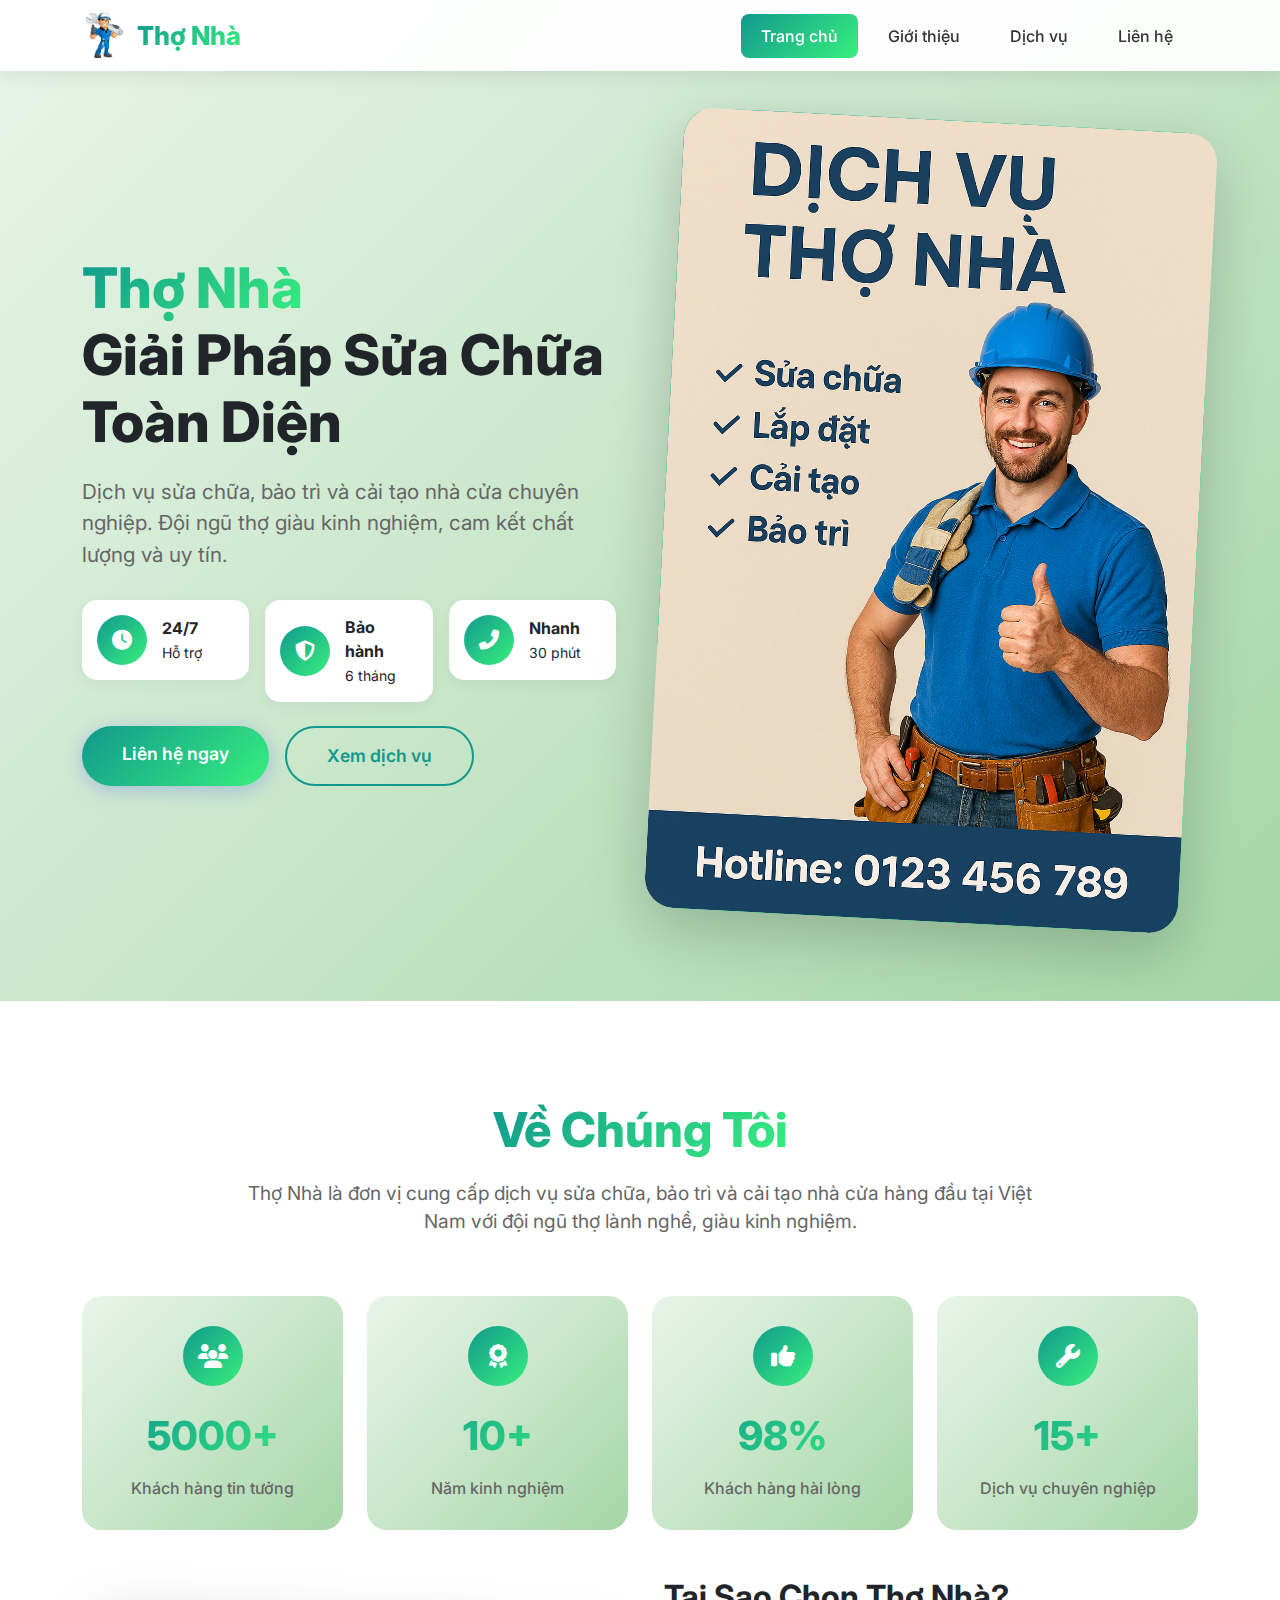
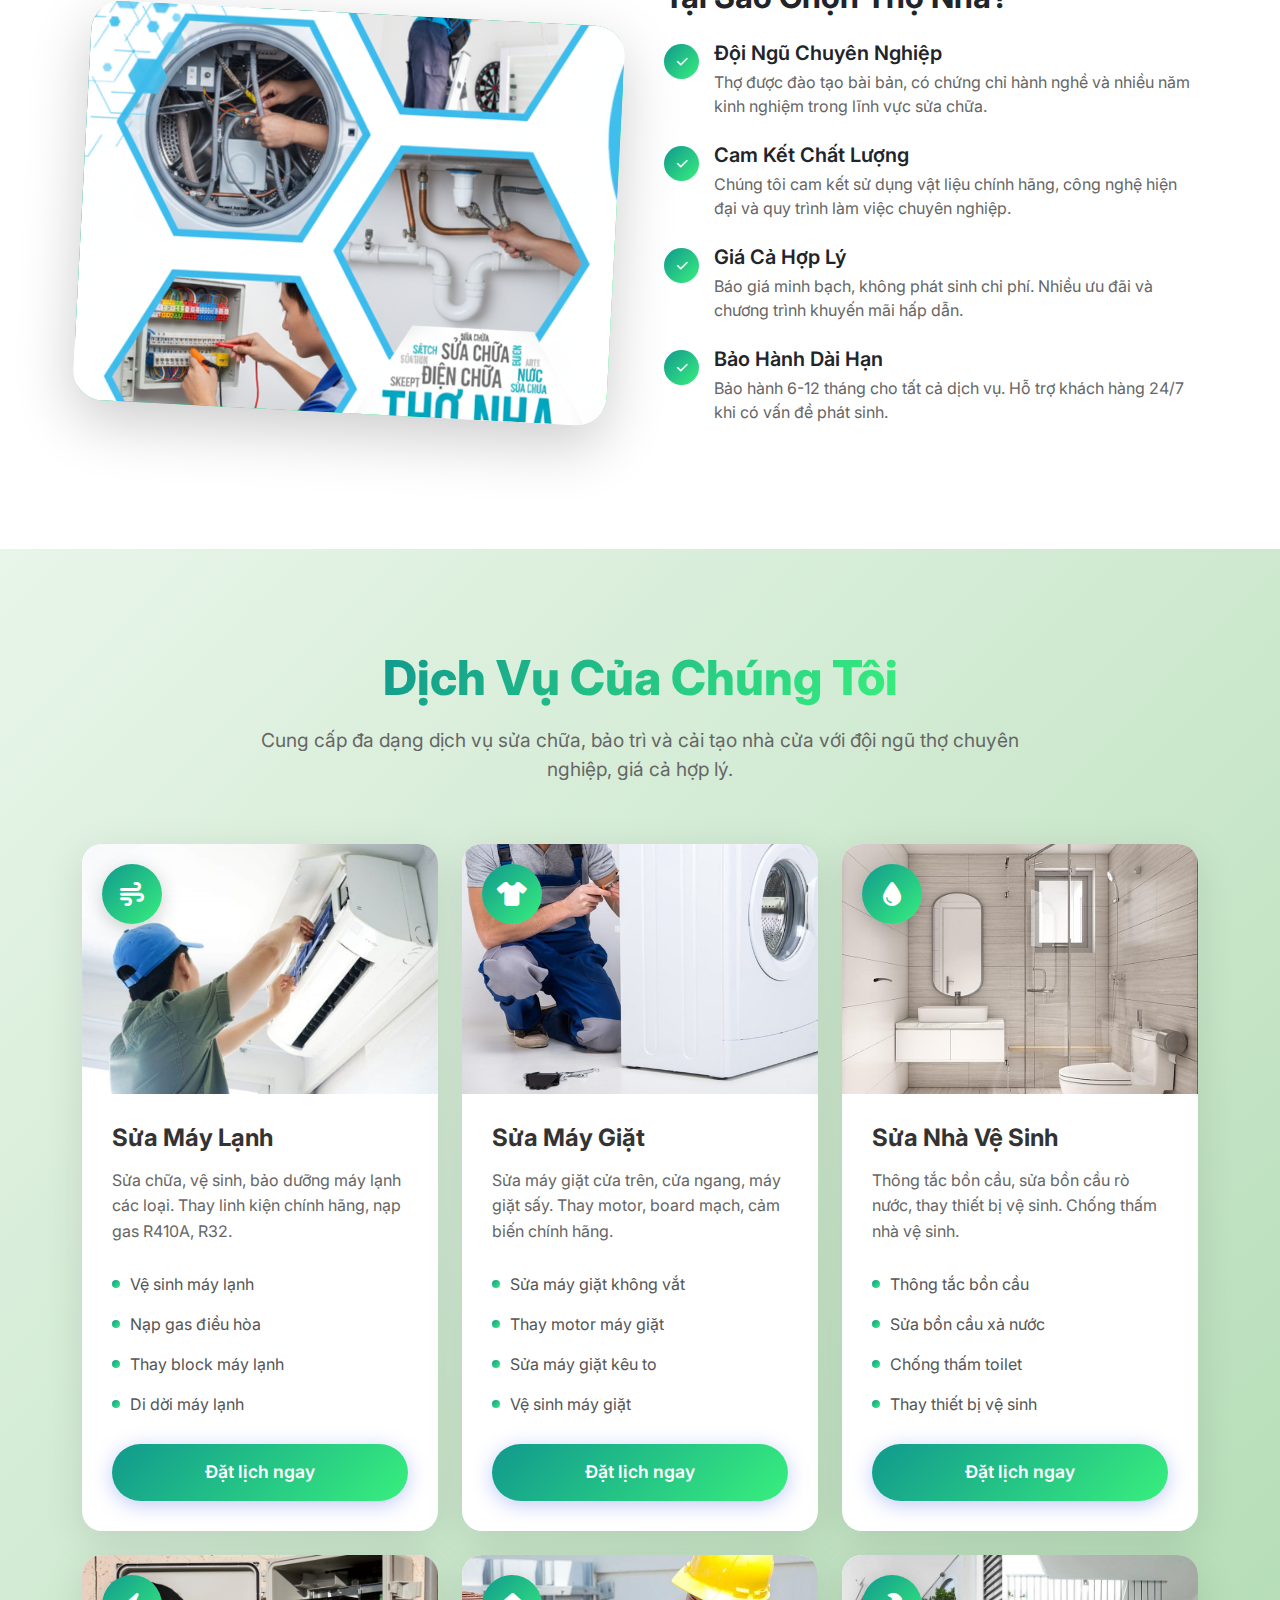
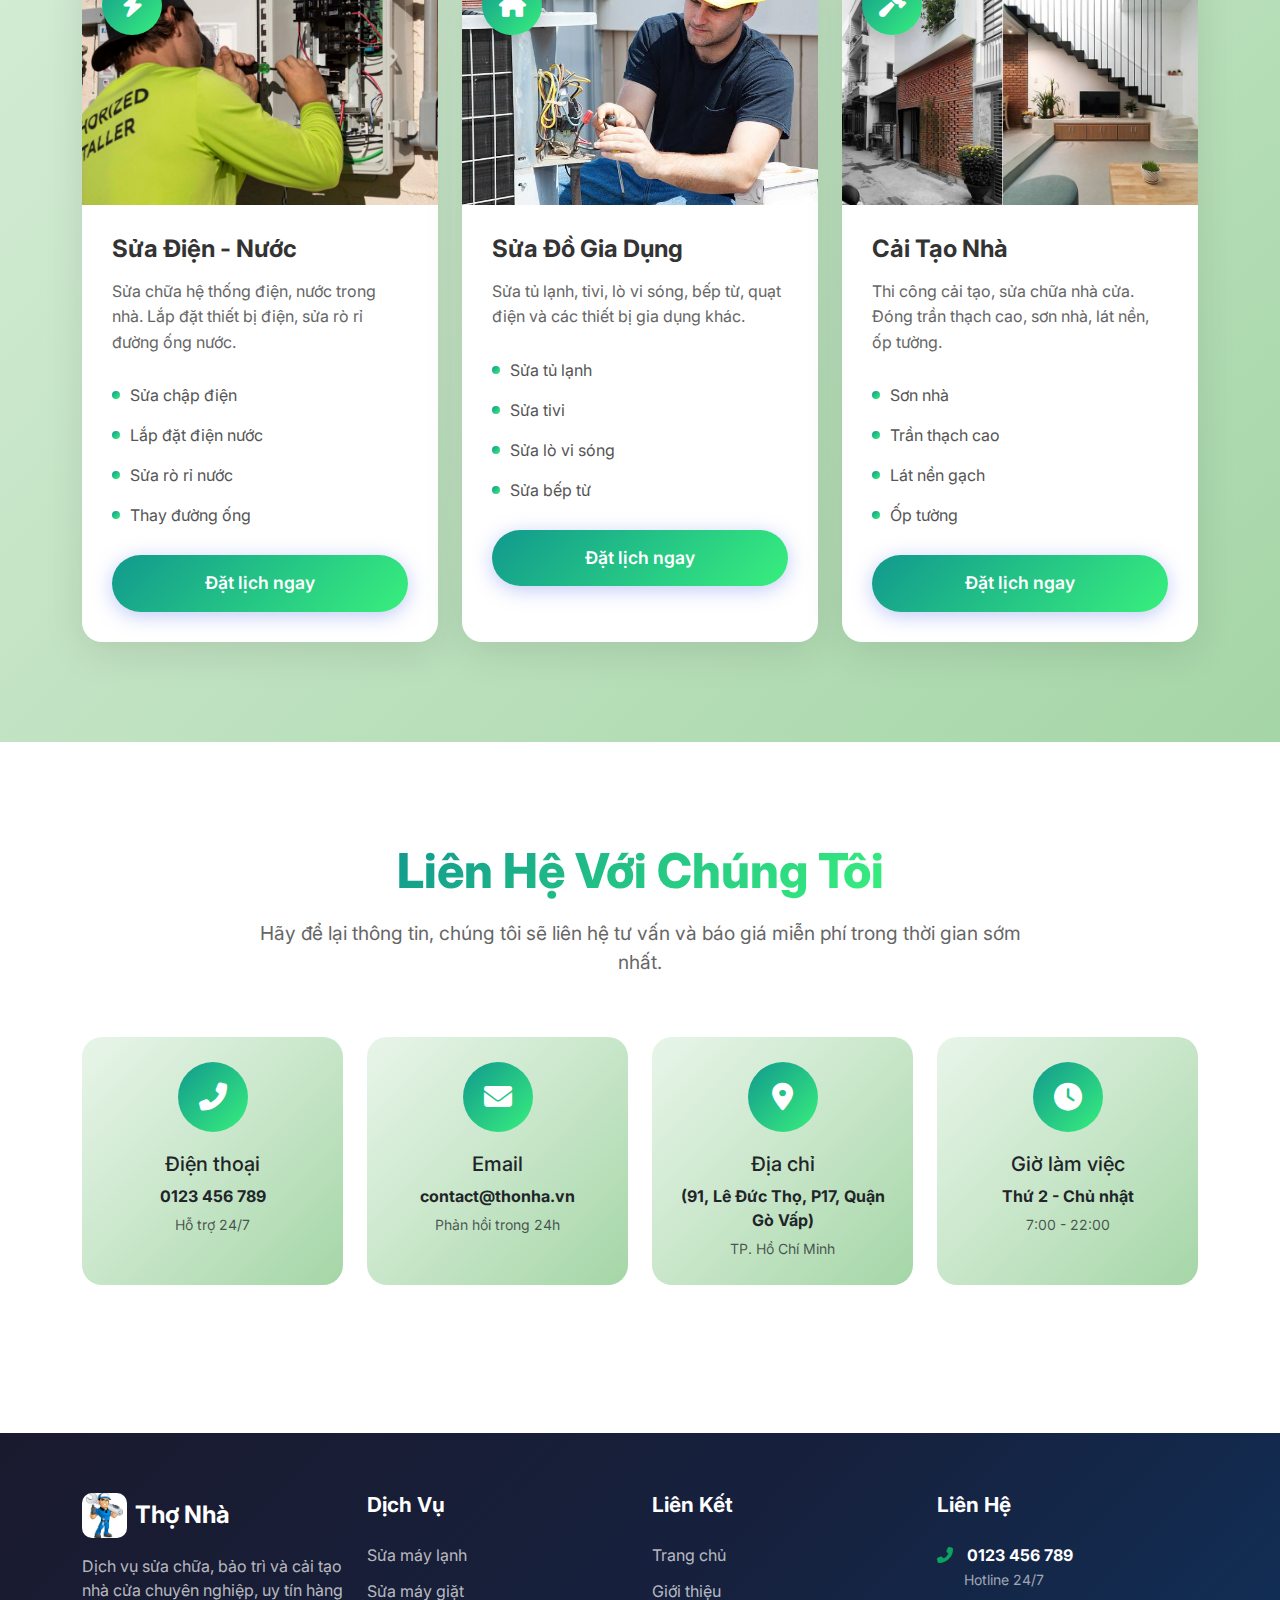
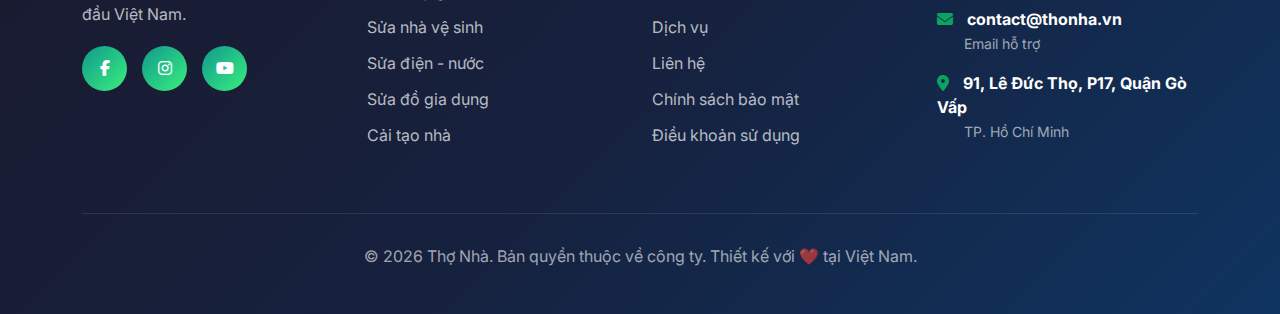
<file: index.html>
<!DOCTYPE html>
<html lang="vi">
<head>
    <meta charset="UTF-8">
    <meta name="viewport" content="width=device-width, initial-scale=1.0">
    <meta name="description" content="Thợ Nhà - Dịch vụ sửa chữa, bảo trì và cải tạo nhà cửa chuyên nghiệp. Sửa máy lạnh, máy giặt, điện nước, nhà vệ sinh uy tín tại TP.HCM">
    <meta name="keywords" content="thợ sửa nhà, sửa máy lạnh, sửa máy giặt, sửa điện nước, cải tạo nhà, thợ điện, thợ nước">
    <title>Thợ Nhà - Dịch Vụ Sửa Chữa Nhà Cửa Chuyên Nghiệp</title>
    
    <!-- Bootstrap CSS -->
    <link href="https://cdn.jsdelivr.net/npm/bootstrap@5.3.2/dist/css/bootstrap.min.css" rel="stylesheet">
    <!-- Font Awesome -->
    <link rel="stylesheet" href="https://cdnjs.cloudflare.com/ajax/libs/font-awesome/6.5.1/css/all.min.css">
    <!-- Google Fonts -->
    <link href="https://fonts.googleapis.com/css2?family=Inter:wght@400;500;600;700;800&display=swap" rel="stylesheet">
    
    <style>
        :root {
            --gradient-primary: linear-gradient(135deg, #11998e 0%, #38ef7d 100%);
            --gradient-secondary: linear-gradient(135deg, #0ba360 0%, #3cba92 100%);
            --color-primary: #11998e;
            --color-secondary: #38ef7d;
            --color-accent: #0ba360;
        }
        
        * {
            margin: 0;
            padding: 0;
            box-sizing: border-box;
        }
        
        body {
            font-family: 'Inter', sans-serif;
            overflow-x: hidden;
            scroll-behavior: smooth;
        }
        
        /* Header Styles */
        .navbar {
            background: rgba(255, 255, 255, 0.95) !important;
            backdrop-filter: blur(10px);
            box-shadow: 0 2px 20px rgba(0,0,0,0.1);
            transition: all 0.3s ease;
        }
        
        .navbar-brand {
            display: flex;
            align-items: center;
            gap: 10px;
        }
        
        .brand-logo {
            width: 45px;
            height: 45px;
            border-radius: 10px;
            background: white;
            display: flex;
            align-items: center;
            justify-content: center;
            overflow: hidden;
        }

        .brand-logo img {
            width: 100%;
            height: 100%;
            object-fit: contain;
        }

        
        .brand-text {
            font-size: 26px;
            font-weight: 800;
            background: var(--gradient-primary);
            -webkit-background-clip: text;
            -webkit-text-fill-color: transparent;
            background-clip: text;
        }
        
        .nav-link {
            font-weight: 500;
            color: #333 !important;
            padding: 10px 20px !important;
            margin: 0 5px;
            border-radius: 8px;
            transition: all 0.3s ease;
        }
        
        .nav-link:hover, .nav-link.active {
            background: var(--gradient-primary);
            color: white !important;
        }
        
        /* Hero Section */
        .hero-section {
            background: linear-gradient(135deg, #e8f5e9 0%, #c8e6c9 50%, #a5d6a7 100%);
            padding: 120px 0 80px;
            min-height: 100vh;
            display: flex;
            align-items: center;
        }
        
        .hero-title {
            font-size: 3.5rem;
            font-weight: 800;
            margin-bottom: 20px;
        }
        
        .gradient-text {
            background: var(--gradient-primary);
            -webkit-background-clip: text;
            -webkit-text-fill-color: transparent;
            background-clip: text;
        }
        
        .hero-subtitle {
            font-size: 1.3rem;
            color: #666;
            margin-bottom: 30px;
        }
        
        .feature-box {
            display: flex;
            align-items: center;
            gap: 15px;
            padding: 15px;
            background: white;
            border-radius: 15px;
            box-shadow: 0 4px 15px rgba(0,0,0,0.05);
        }
        
        .feature-icon {
            width: 50px;
            height: 50px;
            border-radius: 50%;
            background: var(--gradient-primary);
            display: flex;
            align-items: center;
            justify-content: center;
            color: white;
            font-size: 20px;
        }
        
        .btn-gradient {
            background: var(--gradient-primary);
            color: white;
            border: none;
            padding: 15px 40px;
            border-radius: 50px;
            font-weight: 600;
            font-size: 1.1rem;
            transition: all 0.3s ease;
            box-shadow: 0 4px 20px rgba(102, 126, 234, 0.4);
        }
        
        .btn-gradient:hover {
            transform: translateY(-3px);
            box-shadow: 0 6px 30px rgba(102, 126, 234, 0.6);
            color: white;
        }
        
        .btn-outline-gradient {
            background: transparent;
            color: var(--color-primary);
            border: 2px solid var(--color-primary);
            padding: 15px 40px;
            border-radius: 50px;
            font-weight: 600;
            font-size: 1.1rem;
            transition: all 0.3s ease;
        }
        
        .btn-outline-gradient:hover {
            background: var(--gradient-primary);
            color: white;
            border-color: transparent;
        }
        
        .hero-image {
            position: relative;
        }
        
        .image-wrapper {
            position: relative;
            border-radius: 30px;
            overflow: hidden;
            box-shadow: 0 20px 60px rgba(0,0,0,0.2);
            transform: rotate(3deg);
        }
        
        .image-wrapper::before {
            content: '';
            position: absolute;
            inset: 0;
            background: var(--gradient-primary);
            transform: rotate(-6deg) scale(1.05);
            z-index: -1;
        }
        
        .hero-image img {
            width: 100%;
            height: auto;
            border-radius: 30px;
            display: block;
        }
        
        /* About Section */
        .about-section {
            padding: 100px 0;
            background: white;
        }
        
        .section-title {
            font-size: 3rem;
            font-weight: 800;
            text-align: center;
            margin-bottom: 20px;
        }
        
        .section-subtitle {
            font-size: 1.2rem;
            color: #666;
            text-align: center;
            max-width: 800px;
            margin: 0 auto 60px;
        }
        
        .stat-card {
            padding: 30px;
            border-radius: 20px;
            background: linear-gradient(135deg, #e8f5e9 0%, #c8e6c9 50%, #a5d6a7 100%);
            text-align: center;
            transition: all 0.3s ease;
        }
        
        .stat-card:hover {
            transform: translateY(-10px);
            box-shadow: 0 10px 30px rgba(0,0,0,0.1);
        }
        
        .stat-icon {
            width: 60px;
            height: 60px;
            border-radius: 50%;
            background: var(--gradient-primary);
            display: flex;
            align-items: center;
            justify-content: center;
            margin: 0 auto 20px;
            color: white;
            font-size: 24px;
        }
        
        .stat-value {
            font-size: 2.5rem;
            font-weight: 800;
            background: var(--gradient-primary);
            -webkit-background-clip: text;
            -webkit-text-fill-color: transparent;
            background-clip: text;
            margin-bottom: 10px;
        }
        
        .stat-label {
            color: #666;
            font-weight: 500;
        }
        
        .check-item {
            display: flex;
            gap: 15px;
            margin-bottom: 25px;
        }
        
        .check-icon {
            width: 35px;
            height: 35px;
            border-radius: 50%;
            background: var(--gradient-primary);
            display: flex;
            align-items: center;
            justify-content: center;
            color: white;
            flex-shrink: 0;
            margin-top: 3px;
        }
        
        /* Services Section */
        .services-section {
            padding: 100px 0;
            background: linear-gradient(135deg, #e8f5e9 0%, #c8e6c9 50%, #a5d6a7 100%);
        }
        
        .service-card {
            background: white;
            border-radius: 20px;
            overflow: hidden;
            box-shadow: 0 10px 40px rgba(0,0,0,0.1);
            transition: all 0.3s ease;
            height: 100%;
        }
        
        .service-card:hover {
            transform: translateY(-10px);
            box-shadow: 0 15px 50px rgba(0,0,0,0.2);
        }
        
        .service-image {
            position: relative;
            height: 250px;
            overflow: hidden;
        }
        
        .service-image img {
            width: 100%;
            height: 100%;
            object-fit: cover;
            transition: transform 0.3s ease;
        }
        
        .service-card:hover .service-image img {
            transform: scale(1.1);
        }
        
        .service-icon {
            position: absolute;
            top: 20px;
            left: 20px;
            width: 60px;
            height: 60px;
            border-radius: 50%;
            background: var(--gradient-primary);
            display: flex;
            align-items: center;
            justify-content: center;
            color: white;
            font-size: 24px;
            box-shadow: 0 5px 20px rgba(0,0,0,0.2);
        }
        
        .service-content {
            padding: 30px;
        }
        
        .service-title {
            font-size: 1.5rem;
            font-weight: 700;
            margin-bottom: 15px;
            color: #333;
        }
        
        .service-description {
            color: #666;
            margin-bottom: 20px;
            line-height: 1.6;
        }
        
        .service-features {
            list-style: none;
            padding: 0;
            margin-bottom: 20px;
        }
        
        .service-features li {
            padding: 8px 0;
            color: #555;
            display: flex;
            align-items: center;
            gap: 10px;
        }
        
        .service-features li::before {
            content: '';
            width: 8px;
            height: 8px;
            border-radius: 50%;
            background: var(--gradient-primary);
        }
        
        /* Contact Section */
        .contact-section {
            padding: 100px 0;
            background: white;
        }
        
        .contact-card {
            padding: 25px;
            border-radius: 20px;
            background: linear-gradient(135deg, #e8f5e9 0%, #c8e6c9 50%, #a5d6a7 100%);
            text-align: center;
            transition: all 0.3s ease;
            height: 100%;
        }
        
        .contact-card:hover {
            transform: translateY(-5px);
            box-shadow: 0 10px 30px rgba(0,0,0,0.1);
        }
        
        .contact-icon {
            width: 70px;
            height: 70px;
            border-radius: 50%;
            background: var(--gradient-primary);
            display: flex;
            align-items: center;
            justify-content: center;
            margin: 0 auto 20px;
            color: white;
            font-size: 28px;
        }
        
        .contact-form {
            background: linear-gradient(135deg, #e8f5e9 0%, #c8e6c9 50%, #a5d6a7 100%);
            padding: 50px;
            border-radius: 30px;
        }
        
        .form-control, .form-select {
            padding: 15px;
            border-radius: 10px;
            border: 1px solid #ddd;
            font-size: 1rem;
        }
        
        .form-control:focus, .form-select:focus {
            border-color: var(--color-primary);
            box-shadow: 0 0 0 0.2rem rgba(102, 126, 234, 0.25);
        }
        
        .form-label {
            font-weight: 600;
            color: #333;
            margin-bottom: 10px;
        }
        
        /* Footer */
        .footer {
            background: linear-gradient(135deg, #1a1a2e 0%, #16213e 50%, #0f3460 100%);
            color: white;
            padding: 60px 0 30px;
        }
        
        .footer-title {
            font-size: 1.3rem;
            font-weight: 700;
            margin-bottom: 25px;
        }
        
        .footer-links {
            list-style: none;
            padding: 0;
        }
        
        .footer-links li {
            margin-bottom: 12px;
        }
        
        .footer-links a {
            color: rgba(255,255,255,0.7);
            text-decoration: none;
            transition: all 0.3s ease;
        }
        
        .footer-links a:hover {
            color: var(--color-accent);
            padding-left: 5px;
        }
        
        .social-links {
            display: flex;
            gap: 15px;
        }
        
        .social-icon {
            width: 45px;
            height: 45px;
            border-radius: 50%;
            background: var(--gradient-primary);
            display: flex;
            align-items: center;
            justify-content: center;
            color: white;
            text-decoration: none;
            transition: all 0.3s ease;
        }
        
        .social-icon:hover {
            transform: scale(1.15);
            color: white;
        }
        
        .footer-bottom {
            border-top: 1px solid rgba(255,255,255,0.1);
            margin-top: 50px;
            padding-top: 30px;
            text-align: center;
            color: rgba(255,255,255,0.6);
        }
        
        /* Responsive */
        @media (max-width: 768px) {
            .hero-title {
                font-size: 2.5rem;
            }
            
            .section-title {
                font-size: 2rem;
            }
            
            .contact-form {
                padding: 30px 20px;
            }
        }
    </style>
</head>
<body>
    <!-- Header -->
    <nav class="navbar navbar-expand-lg fixed-top">
        <div class="container">
            <a class="navbar-brand" href="#home">
                <div class="brand-logo">
                    <img src="image/logo.png" alt="Thợ Nhà Logo">
                </div>

                <span class="brand-text">Thợ Nhà</span>
            </a>
            <button class="navbar-toggler" type="button" data-bs-toggle="collapse" data-bs-target="#navbarNav">
                <span class="navbar-toggler-icon"></span>
            </button>
            <div class="collapse navbar-collapse justify-content-end" id="navbarNav">
                <ul class="navbar-nav">
                    <li class="nav-item">
                        <a class="nav-link active" href="#home">Trang chủ</a>
                    </li>
                    <li class="nav-item">
                        <a class="nav-link" href="#about">Giới thiệu</a>
                    </li>
                    <li class="nav-item">
                        <a class="nav-link" href="#services">Dịch vụ</a>
                    </li>
                    <li class="nav-item">
                        <a class="nav-link" href="#contact">Liên hệ</a>
                    </li>
                </ul>
            </div>
        </div>
    </nav>

    <!-- Hero Section -->
    <section id="home" class="hero-section">
        <div class="container">
            <div class="row align-items-center g-5">
                <div class="col-lg-6">
                    <h1 class="hero-title">
                        <span class="gradient-text">Thợ Nhà</span><br>
                        Giải Pháp Sửa Chữa Toàn Diện
                    </h1>
                    <p class="hero-subtitle">
                        Dịch vụ sửa chữa, bảo trì và cải tạo nhà cửa chuyên nghiệp. 
                        Đội ngũ thợ giàu kinh nghiệm, cam kết chất lượng và uy tín.
                    </p>
                    
                    <div class="row g-3 mb-4">
                        <div class="col-md-4">
                            <div class="feature-box">
                                <div class="feature-icon">
                                    <i class="fas fa-clock"></i>
                                </div>
                                <div>
                                    <strong>24/7</strong><br>
                                    <small>Hỗ trợ</small>
                                </div>
                            </div>
                        </div>
                        <div class="col-md-4">
                            <div class="feature-box">
                                <div class="feature-icon">
                                    <i class="fas fa-shield-alt"></i>
                                </div>
                                <div>
                                    <strong>Bảo hành</strong><br>
                                    <small>6 tháng</small>
                                </div>
                            </div>
                        </div>
                        <div class="col-md-4">
                            <div class="feature-box">
                                <div class="feature-icon">
                                    <i class="fas fa-phone-alt"></i>
                                </div>
                                <div>
                                    <strong>Nhanh</strong><br>
                                    <small>30 phút</small>
                                </div>
                            </div>
                        </div>
                    </div>
                    
                    <div class="d-flex gap-3 flex-wrap">
                        <a href="#contact" class="btn btn-gradient">Liên hệ ngay</a>
                        <a href="#services" class="btn btn-outline-gradient">Xem dịch vụ</a>
                    </div>
                </div>
                <div class="col-lg-6">
                    <div class="hero-image">
                        <div class="image-wrapper">
                            <img src="image/1.png" alt="Thợ sửa chữa chuyên nghiệp">
                        </div>
                    </div>
                </div>
            </div>
        </div>
    </section>

    <!-- About Section -->
    <section id="about" class="about-section">
        <div class="container">
            <h2 class="section-title">
                <span class="gradient-text">Về Chúng Tôi</span>
            </h2>
            <p class="section-subtitle">
                Thợ Nhà là đơn vị cung cấp dịch vụ sửa chữa, bảo trì và cải tạo nhà cửa hàng đầu tại Việt Nam với đội ngũ thợ lành nghề, giàu kinh nghiệm.
            </p>
            
            <div class="row g-4 mb-5">
                <div class="col-md-3 col-sm-6">
                    <div class="stat-card">
                        <div class="stat-icon">
                            <i class="fas fa-users"></i>
                        </div>
                        <div class="stat-value">5000+</div>
                        <div class="stat-label">Khách hàng tin tưởng</div>
                    </div>
                </div>
                <div class="col-md-3 col-sm-6">
                    <div class="stat-card">
                        <div class="stat-icon">
                            <i class="fas fa-award"></i>
                        </div>
                        <div class="stat-value">10+</div>
                        <div class="stat-label">Năm kinh nghiệm</div>
                    </div>
                </div>
                <div class="col-md-3 col-sm-6">
                    <div class="stat-card">
                        <div class="stat-icon">
                            <i class="fas fa-thumbs-up"></i>
                        </div>
                        <div class="stat-value">98%</div>
                        <div class="stat-label">Khách hàng hài lòng</div>
                    </div>
                </div>
                <div class="col-md-3 col-sm-6">
                    <div class="stat-card">
                        <div class="stat-icon">
                            <i class="fas fa-wrench"></i>
                        </div>
                        <div class="stat-value">15+</div>
                        <div class="stat-label">Dịch vụ chuyên nghiệp</div>
                    </div>
                </div>
            </div>
            
            <div class="row align-items-center g-5">
                <div class="col-lg-6">
                    <div class="image-wrapper">
                        <img src="image/8.png" alt="Khách hàng hài lòng" style="width: 100%; height: 400px; object-fit: cover;">
                    </div>
                </div>
                <div class="col-lg-6">
                    <h3 class="mb-4" style="font-size: 2rem; font-weight: 700;">Tại Sao Chọn Thợ Nhà?</h3>
                    
                    <div class="check-item">
                        <div class="check-icon">✓</div>
                        <div>
                            <h5 style="font-weight: 600; margin-bottom: 5px;">Đội Ngũ Chuyên Nghiệp</h5>
                            <p style="color: #666; margin: 0;">Thợ được đào tạo bài bản, có chứng chỉ hành nghề và nhiều năm kinh nghiệm trong lĩnh vực sửa chữa.</p>
                        </div>
                    </div>
                    
                    <div class="check-item">
                        <div class="check-icon">✓</div>
                        <div>
                            <h5 style="font-weight: 600; margin-bottom: 5px;">Cam Kết Chất Lượng</h5>
                            <p style="color: #666; margin: 0;">Chúng tôi cam kết sử dụng vật liệu chính hãng, công nghệ hiện đại và quy trình làm việc chuyên nghiệp.</p>
                        </div>
                    </div>
                    
                    <div class="check-item">
                        <div class="check-icon">✓</div>
                        <div>
                            <h5 style="font-weight: 600; margin-bottom: 5px;">Giá Cả Hợp Lý</h5>
                            <p style="color: #666; margin: 0;">Báo giá minh bạch, không phát sinh chi phí. Nhiều ưu đãi và chương trình khuyến mãi hấp dẫn.</p>
                        </div>
                    </div>
                    
                    <div class="check-item">
                        <div class="check-icon">✓</div>
                        <div>
                            <h5 style="font-weight: 600; margin-bottom: 5px;">Bảo Hành Dài Hạn</h5>
                            <p style="color: #666; margin: 0;">Bảo hành 6-12 tháng cho tất cả dịch vụ. Hỗ trợ khách hàng 24/7 khi có vấn đề phát sinh.</p>
                        </div>
                    </div>
                </div>
            </div>
        </div>
    </section>

    <!-- Services Section -->
    <section id="services" class="services-section">
        <div class="container">
            <h2 class="section-title">
                <span class="gradient-text">Dịch Vụ Của Chúng Tôi</span>
            </h2>
            <p class="section-subtitle">
                Cung cấp đa dạng dịch vụ sửa chữa, bảo trì và cải tạo nhà cửa với đội ngũ thợ chuyên nghiệp, giá cả hợp lý.
            </p>
            
            <div class="row g-4">
                <!-- Service 1: Sửa Máy Lạnh -->
                <div class="col-lg-4 col-md-6">
                    <div class="service-card">
                        <div class="service-image">
                            <img src="image/2.jpg" alt="Sửa Máy Lạnh">
                            <div class="service-icon">
                                <i class="fas fa-wind"></i>
                            </div>
                        </div>
                        <div class="service-content">
                            <h3 class="service-title">Sửa Máy Lạnh</h3>
                            <p class="service-description">Sửa chữa, vệ sinh, bảo dưỡng máy lạnh các loại. Thay linh kiện chính hãng, nạp gas R410A, R32.</p>
                            <ul class="service-features">
                                <li>Vệ sinh máy lạnh</li>
                                <li>Nạp gas điều hòa</li>
                                <li>Thay block máy lạnh</li>
                                <li>Di dời máy lạnh</li>
                            </ul>
                            <button 
                                class="btn btn-gradient w-100 booking-btn"
                                data-service="Sửa Máy Lạnh">
                                Đặt lịch ngay
                            </button>

                        </div>
                    </div>
                </div>
                
                <!-- Service 2: Sửa Máy Giặt -->
                <div class="col-lg-4 col-md-6">
                    <div class="service-card">
                        <div class="service-image">
                            <img src="image/4.jpg" alt="Sửa Máy Giặt">
                            <div class="service-icon">
                                <i class="fas fa-tshirt"></i>
                            </div>
                        </div>
                        <div class="service-content">
                            <h3 class="service-title">Sửa Máy Giặt</h3>
                            <p class="service-description">Sửa máy giặt cửa trên, cửa ngang, máy giặt sấy. Thay motor, board mạch, cảm biến chính hãng.</p>
                            <ul class="service-features">
                                <li>Sửa máy giặt không vắt</li>
                                <li>Thay motor máy giặt</li>
                                <li>Sửa máy giặt kêu to</li>
                                <li>Vệ sinh máy giặt</li>
                            </ul>
                            <button 
                                class="btn btn-gradient w-100 booking-btn"
                                data-service="Sửa Máy Giặt">
                                Đặt lịch ngay
                            </button>

                        </div>
                    </div>
                </div>
                
                <!-- Service 3: Sửa Nhà Vệ Sinh -->
                <div class="col-lg-4 col-md-6">
                    <div class="service-card">
                        <div class="service-image">
                            <img src="image/3.jpg" alt="Sửa Nhà Vệ Sinh">
                            <div class="service-icon">
                                <i class="fas fa-droplet"></i>
                            </div>
                        </div>
                        <div class="service-content">
                            <h3 class="service-title">Sửa Nhà Vệ Sinh</h3>
                            <p class="service-description">Thông tắc bồn cầu, sửa bồn cầu rò nước, thay thiết bị vệ sinh. Chống thấm nhà vệ sinh.</p>
                            <ul class="service-features">
                                <li>Thông tắc bồn cầu</li>
                                <li>Sửa bồn cầu xả nước</li>
                                <li>Chống thấm toilet</li>
                                <li>Thay thiết bị vệ sinh</li>
                            </ul>
                            <button 
                                class="btn btn-gradient w-100 booking-btn"
                                data-service="Sửa Nhà Vệ Sinh">
                                Đặt lịch ngay
                            </button>

                        </div>
                    </div>
                </div>
                
                <!-- Service 4: Sửa Điện - Nước -->
                <div class="col-lg-4 col-md-6">
                    <div class="service-card">
                        <div class="service-image">
                            <img src="image/6.jpg" alt="Sửa Điện - Nước">
                            <div class="service-icon">
                                <i class="fas fa-bolt"></i>
                            </div>
                        </div>
                        <div class="service-content">
                            <h3 class="service-title">Sửa Điện - Nước</h3>
                            <p class="service-description">Sửa chữa hệ thống điện, nước trong nhà. Lắp đặt thiết bị điện, sửa rò rỉ đường ống nước.</p>
                            <ul class="service-features">
                                <li>Sửa chập điện</li>
                                <li>Lắp đặt điện nước</li>
                                <li>Sửa rò rỉ nước</li>
                                <li>Thay đường ống</li>
                            </ul>
                            <button 
                                class="btn btn-gradient w-100 booking-btn"
                                data-service="Sửa Điện - Nước">
                                Đặt lịch ngay
                            </button>

                        </div>
                    </div>
                </div>
                
                <!-- Service 5: Sửa Đồ Gia Dụng -->
                <div class="col-lg-4 col-md-6">
                    <div class="service-card">
                        <div class="service-image">
                            <img src="image/5.jpg" alt="Sửa Đồ Gia Dụng">
                            <div class="service-icon">
                                <i class="fas fa-home"></i>
                            </div>
                        </div>
                        <div class="service-content">
                            <h3 class="service-title">Sửa Đồ Gia Dụng</h3>
                            <p class="service-description">Sửa tủ lạnh, tivi, lò vi sóng, bếp từ, quạt điện và các thiết bị gia dụng khác.</p>
                            <ul class="service-features">
                                <li>Sửa tủ lạnh</li>
                                <li>Sửa tivi</li>
                                <li>Sửa lò vi sóng</li>
                                <li>Sửa bếp từ</li>
                            </ul>
                            <button 
                                class="btn btn-gradient w-100 booking-btn"
                                data-service="Sửa Đồ Gia Dụng">
                                Đặt lịch ngay
                            </button>

                        </div>
                    </div>
                </div>
                
                <!-- Service 6: Cải Tạo Nhà -->
                <div class="col-lg-4 col-md-6">
                    <div class="service-card">
                        <div class="service-image">
                            <img src="image/7.jpg" alt="Cải Tạo Nhà">
                            <div class="service-icon">
                                <i class="fas fa-hammer"></i>
                            </div>
                        </div>
                        <div class="service-content">
                            <h3 class="service-title">Cải Tạo Nhà</h3>
                            <p class="service-description">Thi công cải tạo, sửa chữa nhà cửa. Đóng trần thạch cao, sơn nhà, lát nền, ốp tường.</p>
                            <ul class="service-features">
                                <li>Sơn nhà</li>
                                <li>Trần thạch cao</li>
                                <li>Lát nền gạch</li>
                                <li>Ốp tường</li>
                            </ul>
                            <button 
                                class="btn btn-gradient w-100 booking-btn"
                                data-service="Cải Tạo Nhà">
                                Đặt lịch ngay
                            </button>

                        </div>
                    </div>
                </div>
            </div>
        </div>
    </section>

    <!-- Contact Section -->
    <section id="contact" class="contact-section">
        <div class="container">
            <h2 class="section-title">
                <span class="gradient-text">Liên Hệ Với Chúng Tôi</span>
            </h2>
            <p class="section-subtitle">
                Hãy để lại thông tin, chúng tôi sẽ liên hệ tư vấn và báo giá miễn phí trong thời gian sớm nhất.
            </p>
            
            <div class="row g-4 mb-5">
                <div class="col-lg-3 col-md-6">
                    <div class="contact-card">
                        <div class="contact-icon">
                            <i class="fas fa-phone-alt"></i>
                        </div>
                        <h5>Điện thoại</h5>
                        <p class="mb-1"><strong>0123 456 789</strong></p>
                        <small class="text-muted">Hỗ trợ 24/7</small>
                    </div>
                </div>
                <div class="col-lg-3 col-md-6">
                    <div class="contact-card">
                        <div class="contact-icon">
                            <i class="fas fa-envelope"></i>
                        </div>
                        <h5>Email</h5>
                        <p class="mb-1"><strong>contact@thonha.vn</strong></p>
                        <small class="text-muted">Phản hồi trong 24h</small>
                    </div>
                </div>
                <div class="col-lg-3 col-md-6">
                    <div class="contact-card">
                        <div class="contact-icon">
                            <i class="fas fa-map-marker-alt"></i>
                        </div>
                        <h5>Địa chỉ</h5>
                        <p class="mb-1"><strong>(91, Lê Đức Thọ, P17, Quận Gò Vấp)</strong></p>
                        <small class="text-muted">TP. Hồ Chí Minh</small>
                    </div>
                </div>
                <div class="col-lg-3 col-md-6">
                    <div class="contact-card">
                        <div class="contact-icon">
                            <i class="fas fa-clock"></i>
                        </div>
                        <h5>Giờ làm việc</h5>
                        <p class="mb-1"><strong>Thứ 2 - Chủ nhật</strong></p>
                        <small class="text-muted">7:00 - 22:00</small>
                    </div>
                </div>
            </div>

        </div>
    </section>

    <!-- Footer -->
    <footer class="footer">
        <div class="container">
            <div class="row g-4">
                <div class="col-lg-3 col-md-6">
                    <div class="d-flex align-items-center gap-2 mb-3">
                        <div class="brand-logo">
                            <img src="image/logo.png" alt="Thợ Nhà Logo">
                        </div>

                        <span style="font-size: 1.5rem; font-weight: 700;">Thợ Nhà</span>
                    </div>
                    <p style="color: rgba(255,255,255,0.7); margin-bottom: 20px;">
                        Dịch vụ sửa chữa, bảo trì và cải tạo nhà cửa chuyên nghiệp, uy tín hàng đầu Việt Nam.
                    </p>
                    <div class="social-links">
                        <a href="#" class="social-icon">
                            <i class="fab fa-facebook-f"></i>
                        </a>
                        <a href="#" class="social-icon">
                            <i class="fab fa-instagram"></i>
                        </a>
                        <a href="#" class="social-icon">
                            <i class="fab fa-youtube"></i>
                        </a>
                    </div>
                </div>
                
                <div class="col-lg-3 col-md-6">
                    <h4 class="footer-title">Dịch Vụ</h4>
                    <ul class="footer-links">
                        <li><a href="#services">Sửa máy lạnh</a></li>
                        <li><a href="#services">Sửa máy giặt</a></li>
                        <li><a href="#services">Sửa nhà vệ sinh</a></li>
                        <li><a href="#services">Sửa điện - nước</a></li>
                        <li><a href="#services">Sửa đồ gia dụng</a></li>
                        <li><a href="#services">Cải tạo nhà</a></li>
                    </ul>
                </div>
                
                <div class="col-lg-3 col-md-6">
                    <h4 class="footer-title">Liên Kết</h4>
                    <ul class="footer-links">
                        <li><a href="#home">Trang chủ</a></li>
                        <li><a href="#about">Giới thiệu</a></li>
                        <li><a href="#services">Dịch vụ</a></li>
                        <li><a href="#contact">Liên hệ</a></li>
                        <li><a href="#">Chính sách bảo mật</a></li>
                        <li><a href="#">Điều khoản sử dụng</a></li>
                    </ul>
                </div>
                
                <div class="col-lg-3 col-md-6">
                    <h4 class="footer-title">Liên Hệ</h4>
                    <div class="mb-3">
                        <i class="fas fa-phone-alt" style="color: var(--color-accent); margin-right: 10px;"></i>
                        <strong>0123 456 789</strong><br>
                        <small style="color: rgba(255,255,255,0.6); margin-left: 27px;">Hotline 24/7</small>
                    </div>
                    <div class="mb-3">
                        <i class="fas fa-envelope" style="color: var(--color-accent); margin-right: 10px;"></i>
                        <strong>contact@thonha.vn</strong><br>
                        <small style="color: rgba(255,255,255,0.6); margin-left: 27px;">Email hỗ trợ</small>
                    </div>
                    <div>
                        <i class="fas fa-map-marker-alt" style="color: var(--color-accent); margin-right: 10px;"></i>
                        <strong>91, Lê Đức Thọ, P17, Quận Gò Vấp</strong><br>
                        <small style="color: rgba(255,255,255,0.6); margin-left: 27px;">TP. Hồ Chí Minh</small>
                    </div>
                </div>
            </div>
            
            <div class="footer-bottom">
                <p>&copy; 2026 Thợ Nhà. Bản quyền thuộc về công ty. Thiết kế với ❤️ tại Việt Nam.</p>
            </div>
        </div>
    </footer>

    <!-- Modal Đặt Lịch -->
    <div class="modal fade" id="bookingModal" tabindex="-1">
    <div class="modal-dialog modal-lg modal-dialog-centered">
        <div class="modal-content" style="border-radius: 20px;">
        
        <div class="modal-header">
            <h5 class="modal-title fw-bold">🛠️ Đặt Lịch Dịch Vụ</h5>
            <button type="button" class="btn-close" data-bs-dismiss="modal"></button>
        </div>

        <div class="modal-body">
            <form id="bookingForm">
            <div class="row g-3">

                <div class="col-md-6">
                <label class="form-label">Họ và tên *</label>
                <input type="text" id="name" class="form-control" required>
                </div>

                <div class="col-md-6">
                <label class="form-label">Số điện thoại *</label>
                <input type="tel" id="phone" class="form-control" required>
                </div>

                <div class="col-md-6">
                    <label class="form-label">Dịch vụ chính *</label>
                    <select id="mainService" class="form-select" required>
                        <option value="">-- Chọn dịch vụ --</option>
                        <option>Sửa Máy Lạnh</option>
                        <option>Sửa Máy Giặt</option>
                        <option>Sửa Nhà Vệ Sinh</option>
                        <option>Sửa Điện - Nước</option>
                        <option>Sửa Đồ Gia Dụng</option>
                        <option>Cải Tạo Nhà</option>
                    </select>
                </div>

                <div class="col-md-6">
                    <label class="form-label">Dịch vụ chi tiết *</label>
                    <select id="subService" class="form-select" required disabled>
                        <option value="">-- Chọn dịch vụ chi tiết --</option>
                    </select>
                </div>

                <div class="col-12">
                    <label class="form-label">Giá dịch vụ</label>
                    <input type="text" id="servicePrice" class="form-control fw-bold text-success" readonly>
                </div>


                <div class="col-12">
                <label class="form-label">Địa chỉ *</label>
                <input type="text" id="address" class="form-control" placeholder="Số nhà, đường, quận..." required>
                </div>

                <div class="col-12">
                <label class="form-label">Mô tả thêm</label>
               <textarea id="note" class="form-control"></textarea>
                </div>

                <div class="col-12">
                <button type="submit" class="btn btn-gradient w-100">
                    Xác nhận đặt lịch
                </button>
                </div>

            </div>
            </form>
        </div>

        </div>
    </div>
    </div>
    <!-- Bootstrap JS -->
    <script src="https://cdn.jsdelivr.net/npm/bootstrap@5.3.2/dist/js/bootstrap.bundle.min.js"></script>
    
    <script>
        const bookingModal = new bootstrap.Modal(
            document.getElementById('bookingModal')
        );
        const serviceData = {
            "Sửa Máy Lạnh": [
                { name: "Vệ sinh máy lạnh", price: 300000 },
                { name: "Nạp gas máy lạnh", price: 450000 },
                { name: "Thay block máy lạnh", price: 1200000 },
                { name: "Di dời máy lạnh", price: 500000 }
            ],
            "Sửa Máy Giặt": [
                { name: "Sửa máy giặt không vắt", price: 250000 },
                { name: "Thay motor máy giặt", price: 900000 },
                { name: "Vệ sinh máy giặt", price: 350000 }
            ],
            "Sửa Nhà Vệ Sinh": [
                { name: "Thông tắc bồn cầu", price: 200000 },
                { name: "Sửa bồn cầu rò nước", price: 250000 },
                { name: "Chống thấm nhà vệ sinh", price: 1500000 }
            ],
            "Sửa Điện - Nước": [
                { name: "Sửa chập điện", price: 180000 },
                { name: "Sửa rò rỉ nước", price: 200000 },
                { name: "Thay đường ống nước", price: 400000 }
            ],
            "Sửa Đồ Gia Dụng": [
                { name: "Sửa tủ lạnh", price: 300000 },
                { name: "Sửa tivi", price: 250000 },
                { name: "Sửa bếp từ", price: 350000 }
            ],
            "Cải Tạo Nhà": [
                { name: "Sơn nhà", price: 5000000 },
                { name: "Trần thạch cao", price: 7000000 },
                { name: "Lát nền gạch", price: 6000000 }
            ]
        };
        const mainService = document.getElementById('mainService');
        const subService = document.getElementById('subService');
        const servicePrice = document.getElementById('servicePrice');

        mainService.addEventListener('change', function () {
            const selectedService = this.value;

            subService.innerHTML = '<option value="">-- Chọn dịch vụ chi tiết --</option>';
            servicePrice.value = '';
            subService.disabled = true;

            if (!serviceData[selectedService]) return;

            serviceData[selectedService].forEach(item => {
                const option = document.createElement('option');
                option.value = item.name;
                option.textContent = item.name;
                option.dataset.price = item.price;
                subService.appendChild(option);
            });

            subService.disabled = false;
        });

        subService.addEventListener('change', function () {
            const selectedOption = this.options[this.selectedIndex];
            const price = selectedOption.dataset.price;

            if (price) {
                servicePrice.value = Number(price).toLocaleString('vi-VN') + ' VNĐ';
            } else {
                servicePrice.value = '';
            }
        });
        // Smooth scroll for navigation

        document.querySelectorAll('a[href^="#"]').forEach(anchor => {
            anchor.addEventListener('click', function (e) {
                e.preventDefault();
                const target = document.querySelector(this.getAttribute('href'));
                if (target) {
                    const offsetTop = target.offsetTop - 80;
                    window.scrollTo({
                        top: offsetTop,
                        behavior: 'smooth'
                    });
                    
                    // Close mobile menu if open
                    const navbarCollapse = document.querySelector('.navbar-collapse');
                    if (navbarCollapse.classList.contains('show')) {
                        bootstrap.Collapse.getInstance(navbarCollapse).hide();
                    }
                }
            });
        });
        
        // Active navigation on scroll
        window.addEventListener('scroll', function() {
            const sections = document.querySelectorAll('section[id]');
            const navLinks = document.querySelectorAll('.nav-link');
            
            let current = '';
            sections.forEach(section => {
                const sectionTop = section.offsetTop;
                const sectionHeight = section.clientHeight;
                if (pageYOffset >= (sectionTop - 100)) {
                    current = section.getAttribute('id');
                }
            });
            
            navLinks.forEach(link => {
                link.classList.remove('active');
                if (link.getAttribute('href') === '#' + current) {
                    link.classList.add('active');
                }
            });
        });
        document.querySelectorAll('.booking-btn, .book-btn').forEach(btn => {
            btn.addEventListener('click', function () {

                const serviceName = this.dataset.service;

                mainService.value = serviceName;
                mainService.dispatchEvent(new Event('change'));

                subService.selectedIndex = 0;
                servicePrice.value = '';

                bookingModal.show();
            });
        });

        //Modal
        document.getElementById("bookingForm").addEventListener("submit", function(e) {
            e.preventDefault();

            const data = {
                name: document.getElementById("name").value,
                phone: document.getElementById("phone").value,
                mainService: document.getElementById("mainService").value,
                subService: document.getElementById("subService").value,
                price: document.getElementById("servicePrice").value,
                address: document.getElementById("address").value,
                note: document.getElementById("note").value
            };

            fetch("https://script.google.com/macros/s/AKfycby2t-H0E2BPkv_IDJaLGoquzUlqgh6ZruEbRultT2_YjUf8L4H937Elvj767tNwXxCM/exec", {
                method: "POST",
                body: JSON.stringify(data)
            })
            .then(() => {
                alert("✅ Đặt lịch thành công");
                document.getElementById("bookingForm").reset();
                bootstrap.Modal.getInstance(
                document.getElementById("bookingModal")
                ).hide();
            })
            .catch(err => {
                console.error(err);
                alert("❌ Không thể kết nối máy chủ");
            });
            });
    </script>
</body>
</html>
</file>
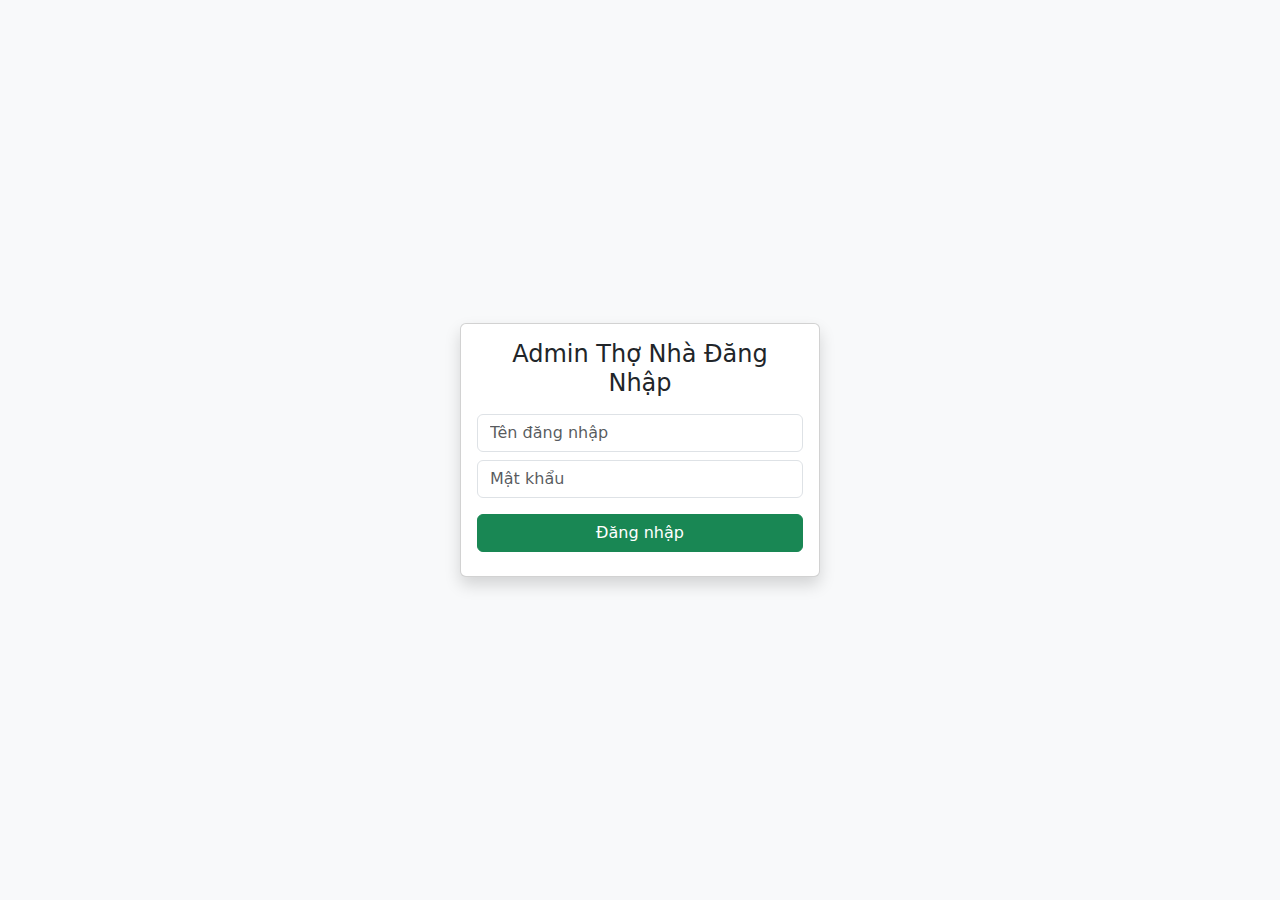
<file: login.html>
<!DOCTYPE html>
<html lang="vi">
<head>
<meta charset="UTF-8">
<title>Đăng nhập Admin</title>
<link href="https://cdn.jsdelivr.net/npm/bootstrap@5.3.2/dist/css/bootstrap.min.css" rel="stylesheet">
</head>
<body class="bg-light d-flex justify-content-center align-items-center vh-100">

<div class="card shadow" style="width:360px">
    <div class="card-body">
        <h4 class="text-center mb-3">Admin Thợ Nhà Đăng Nhập</h4>

        <input type="text" id="username" class="form-control mb-2" placeholder="Tên đăng nhập">
        <input type="password" id="password" class="form-control mb-3" placeholder="Mật khẩu">

        <button class="btn btn-success w-100" onclick="login()">Đăng nhập</button>
        <div id="msg" class="text-danger mt-2 text-center"></div>
    </div>
</div>

<script>
function login() {
    fetch('api/admin/login.php', {
        method: 'POST',
        headers: {'Content-Type':'application/json'},
        body: JSON.stringify({
            username: username.value,
            password: password.value
        })
    })
    .then(res => res.json())
    .then(res => {
        if(res.status === 'success'){
            localStorage.setItem('admin_logged_in','true');
            localStorage.setItem('admin_username', res.username);
            window.location.href = 'admin.html';
        }else{
            msg.textContent = res.message;
        }
    });
}
</script>
</body>
</html>
</file>
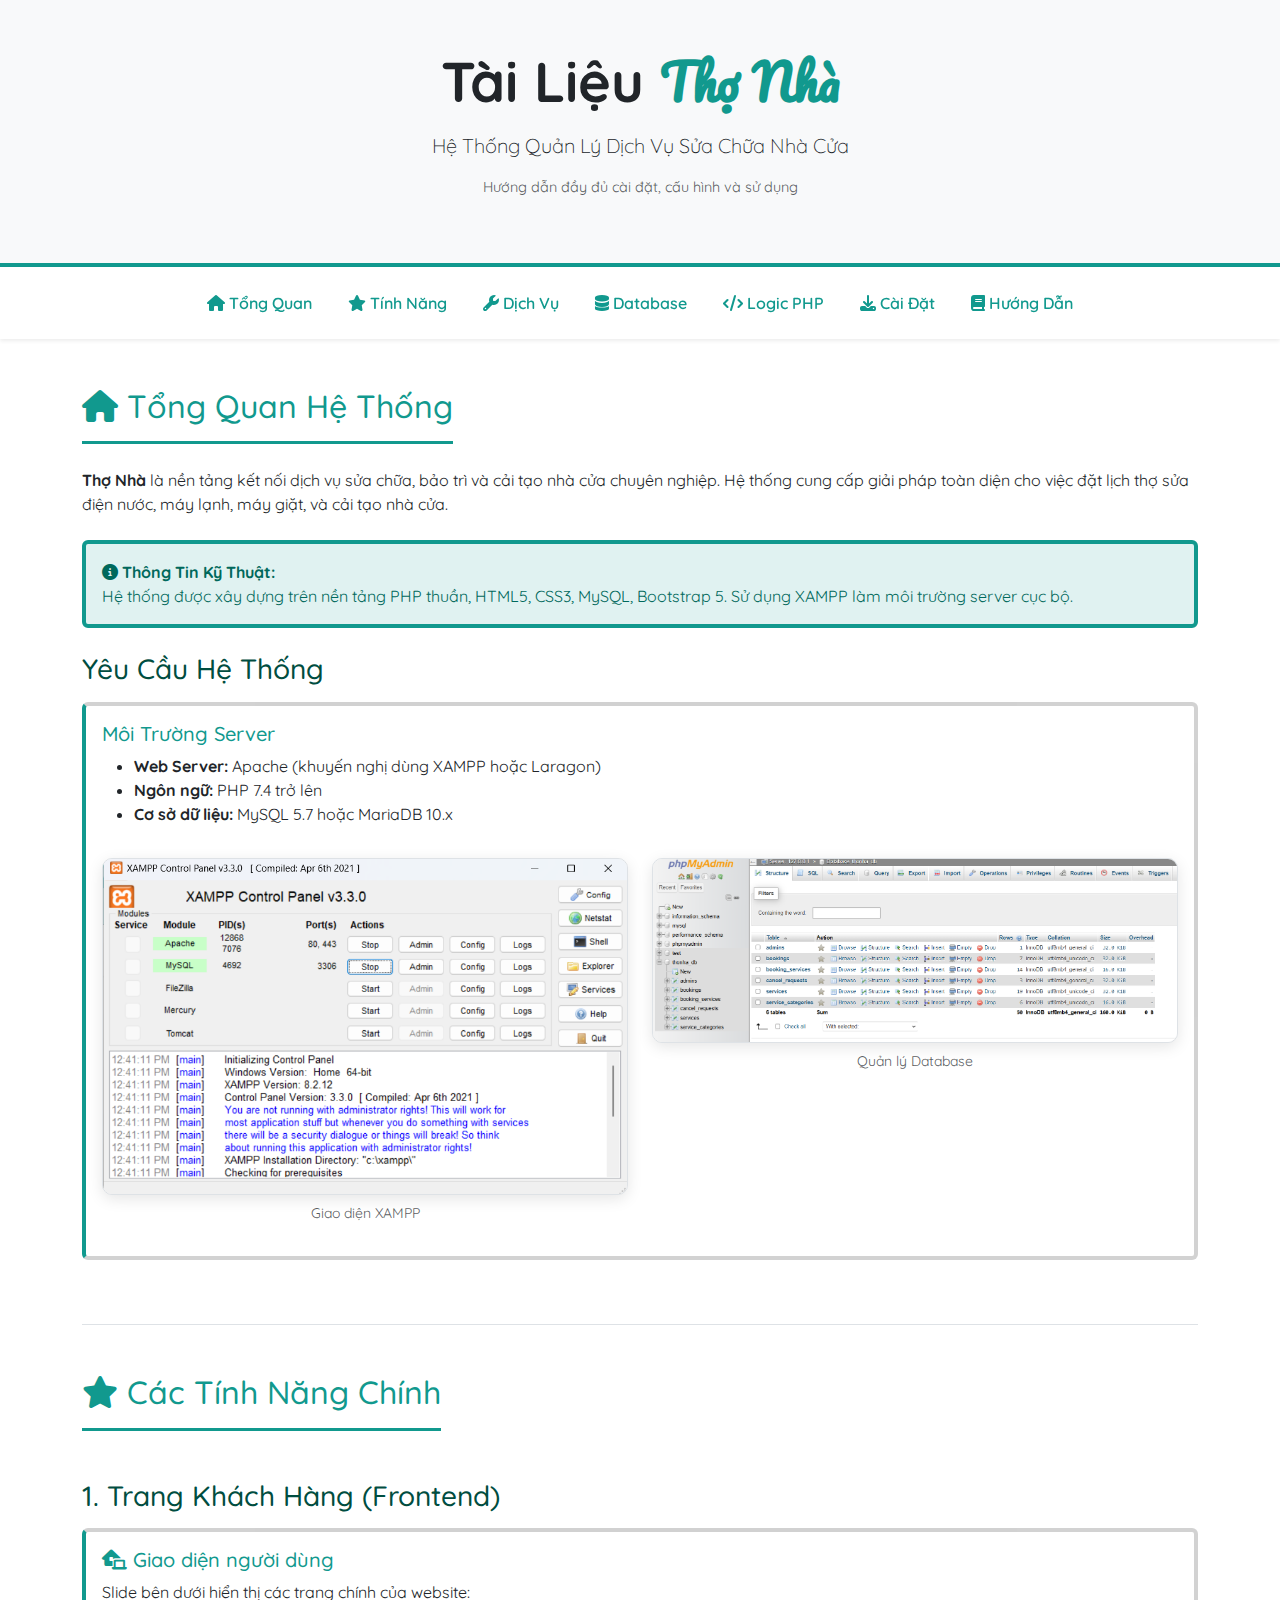
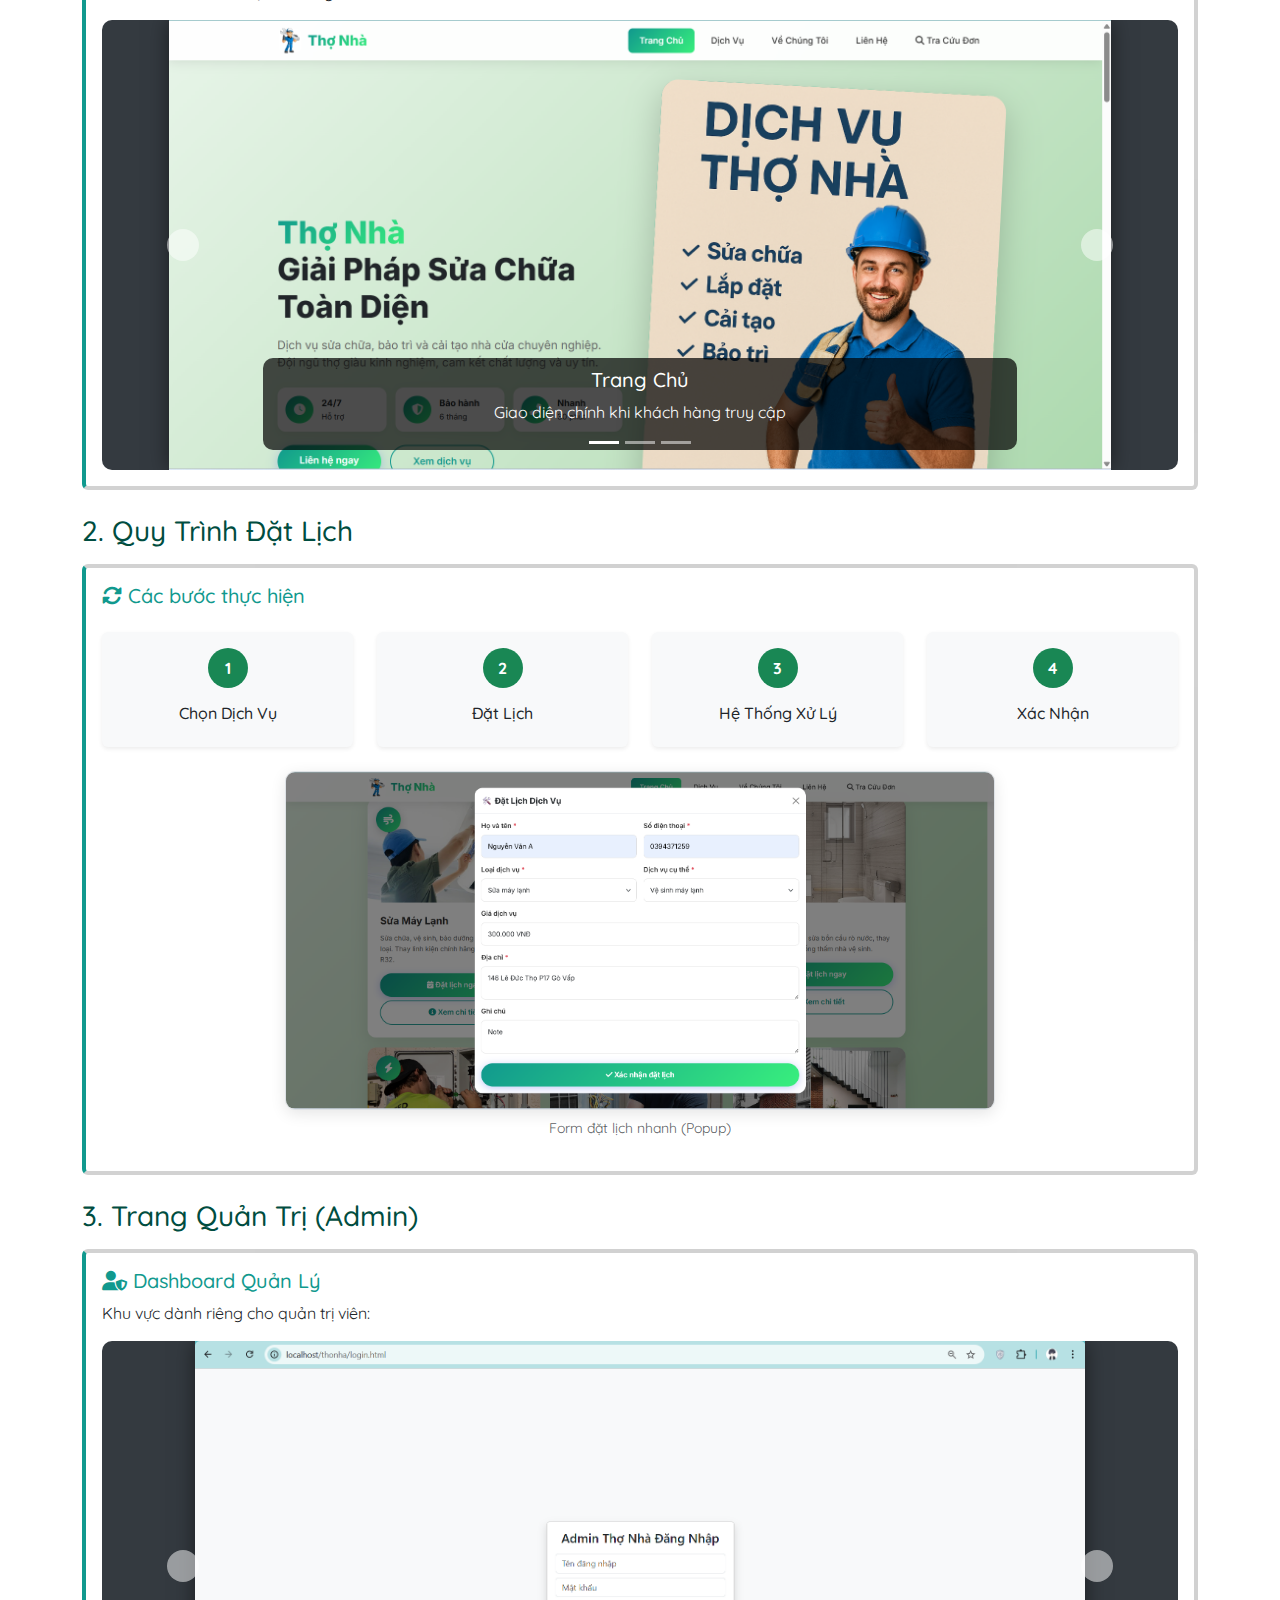
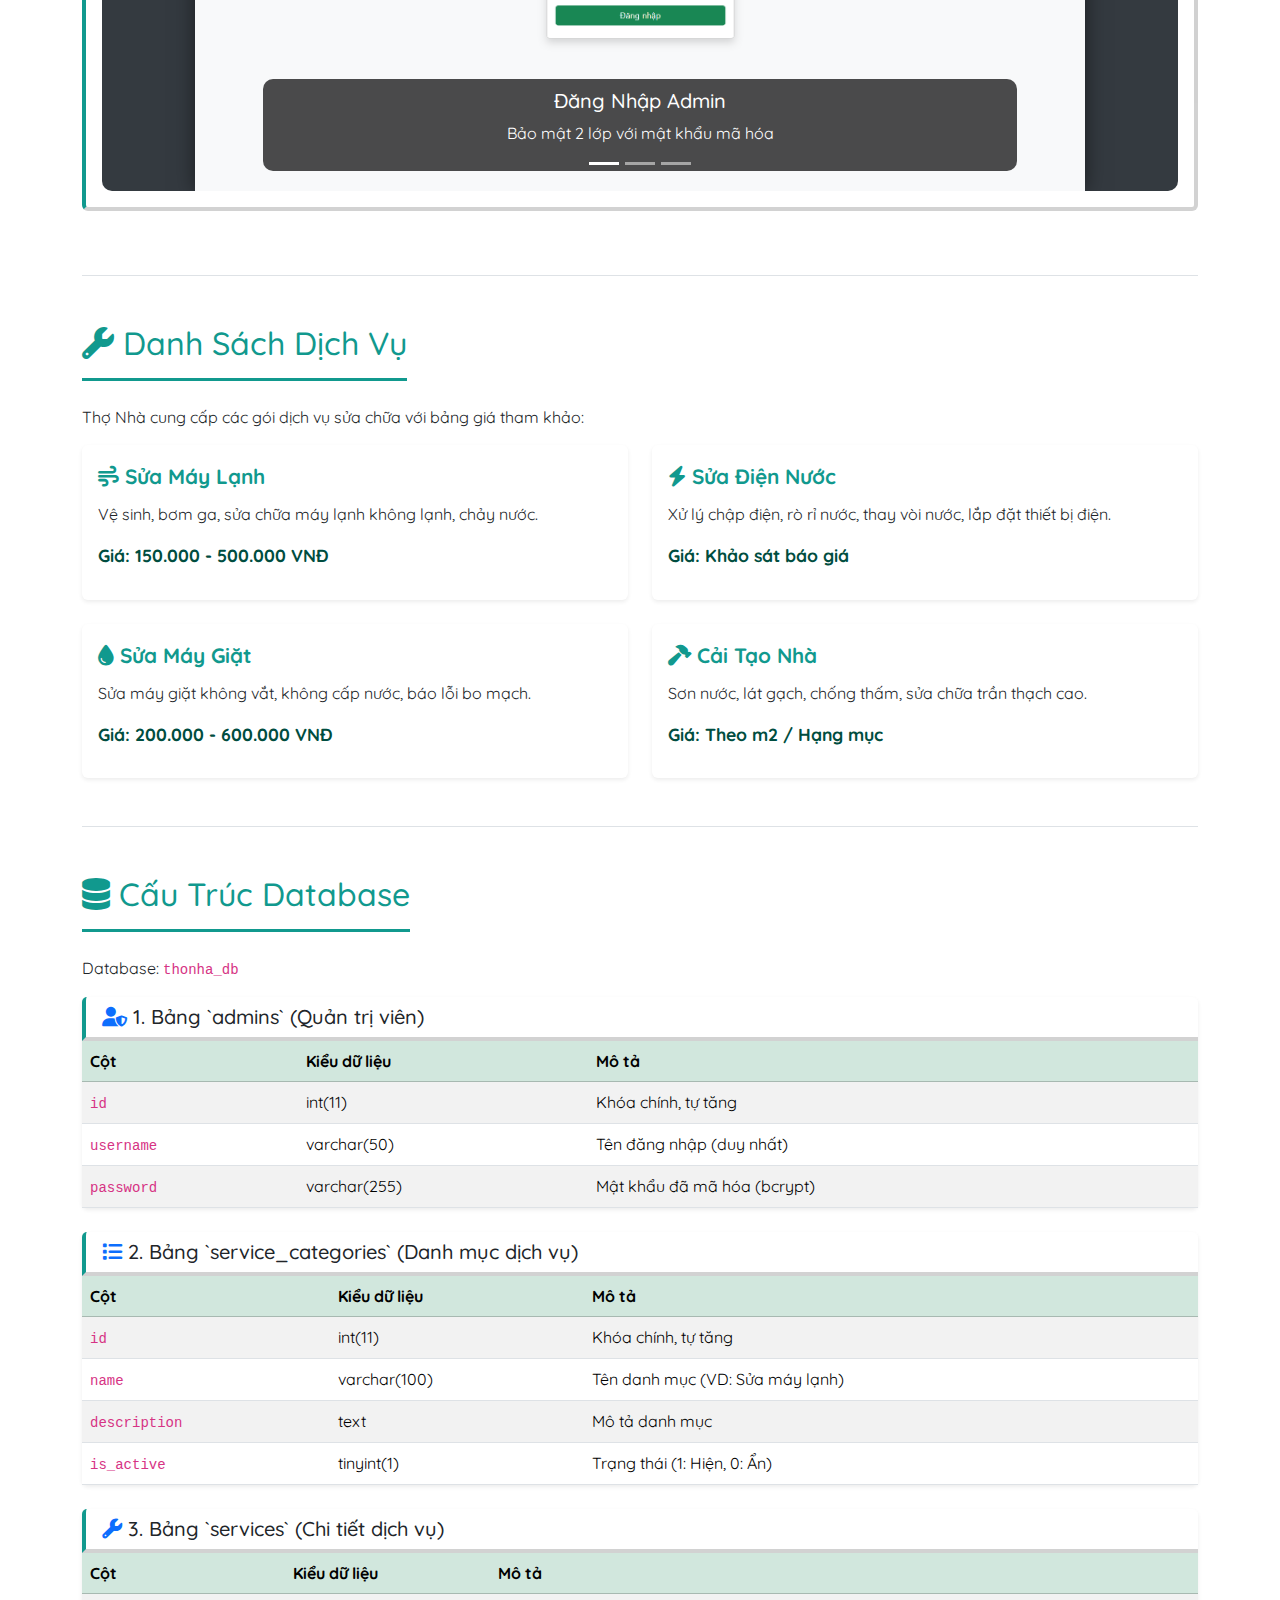
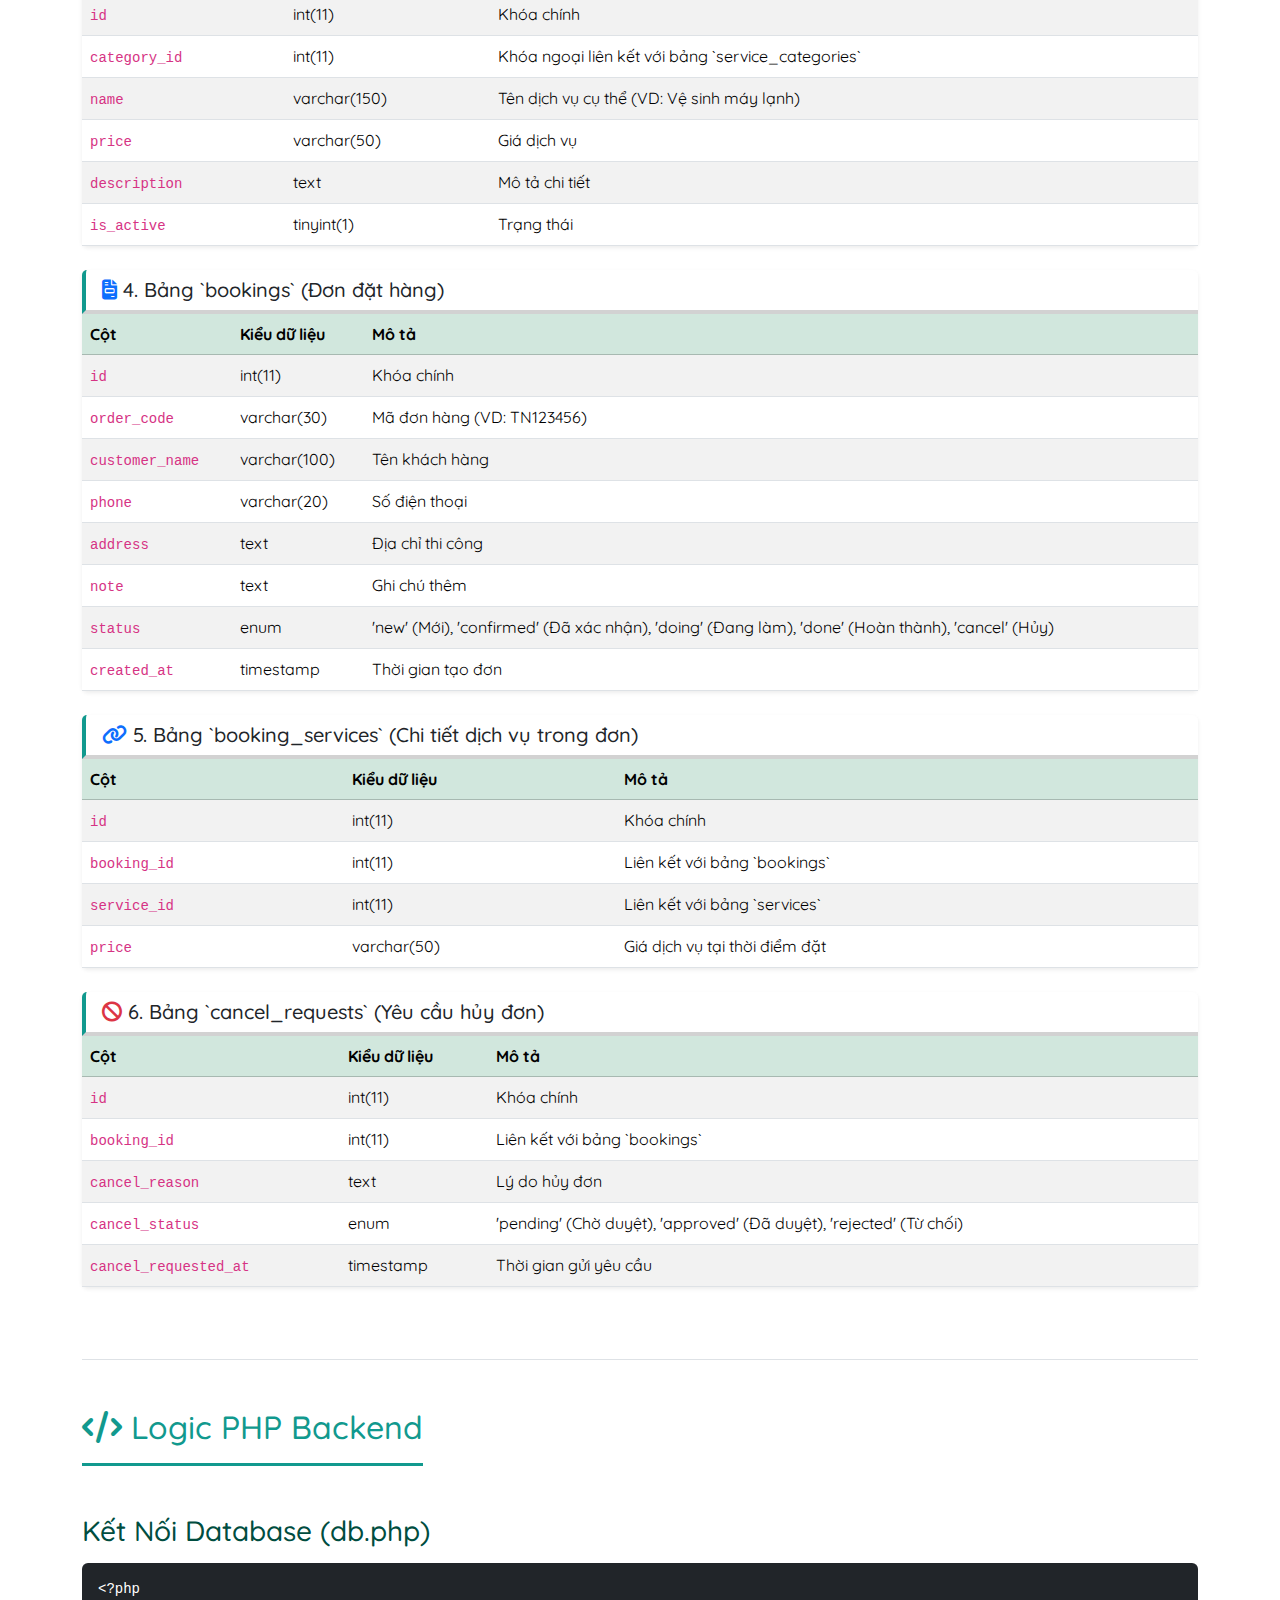
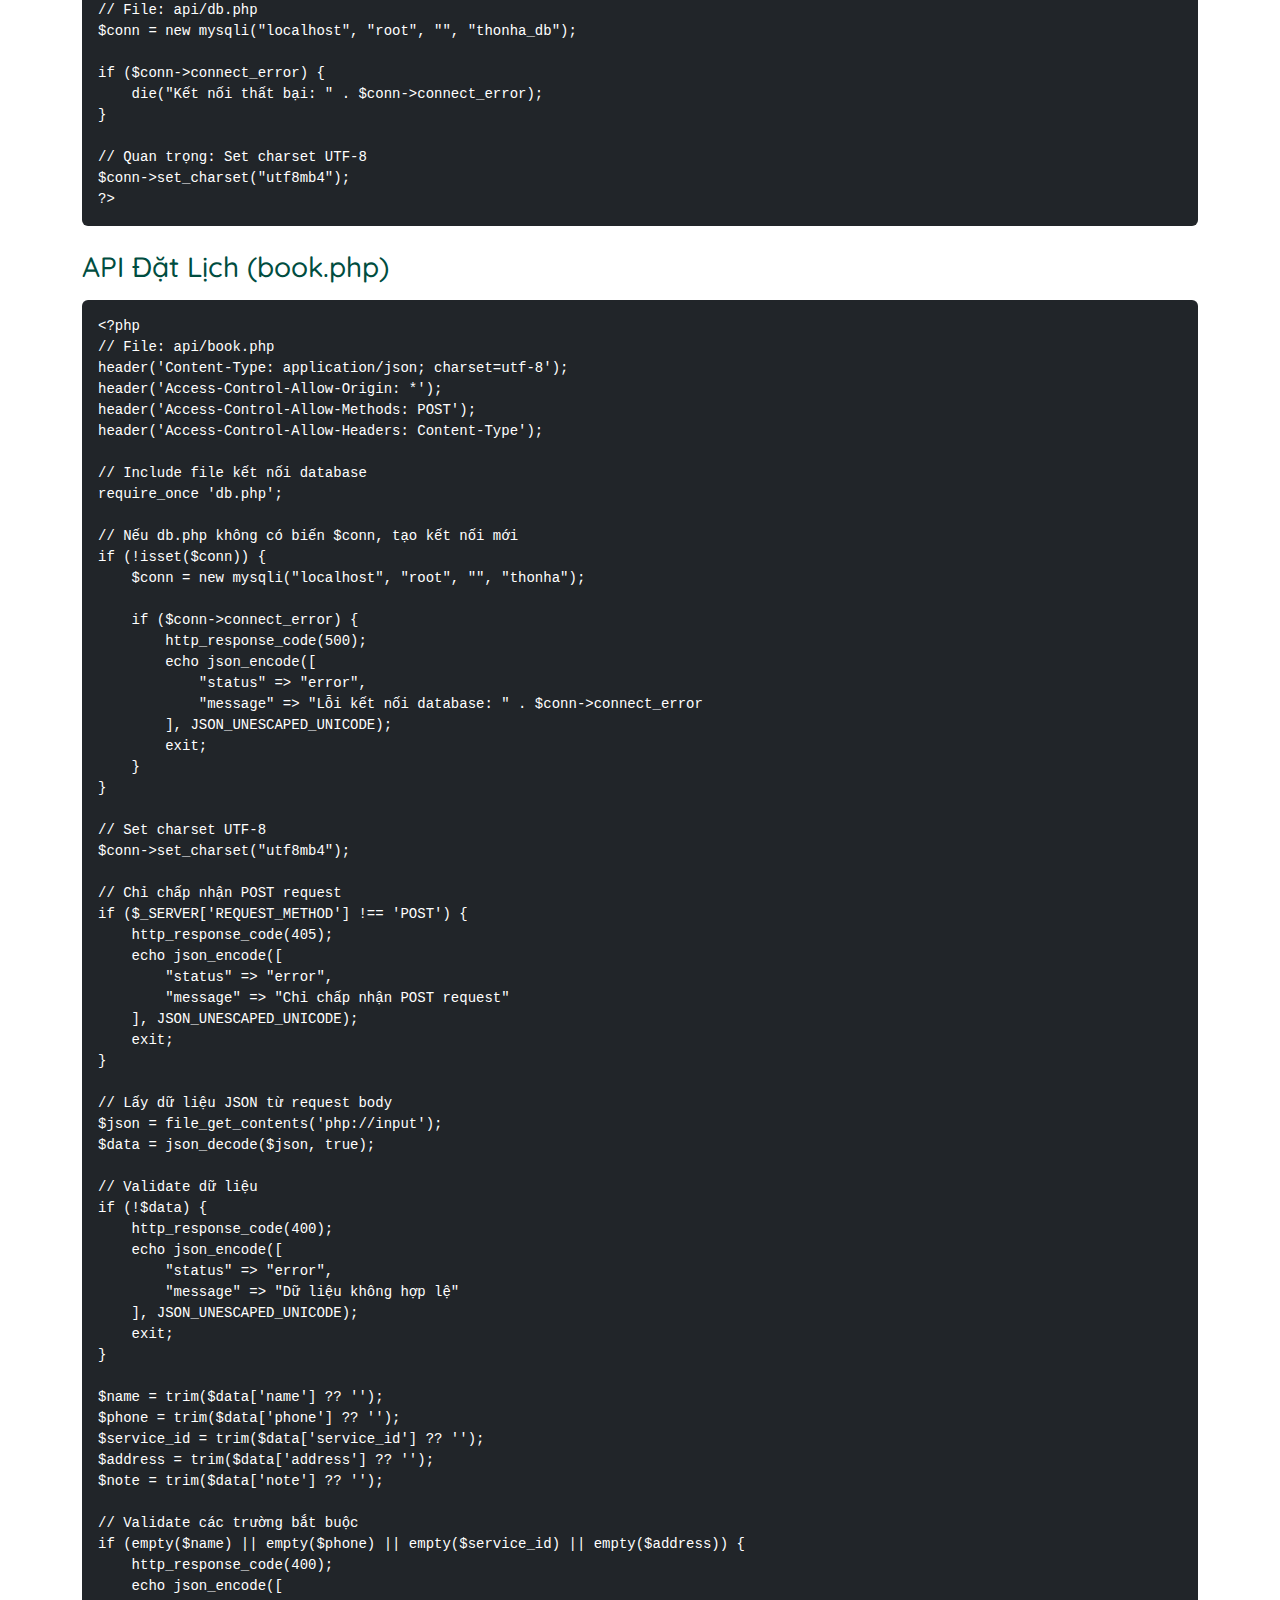
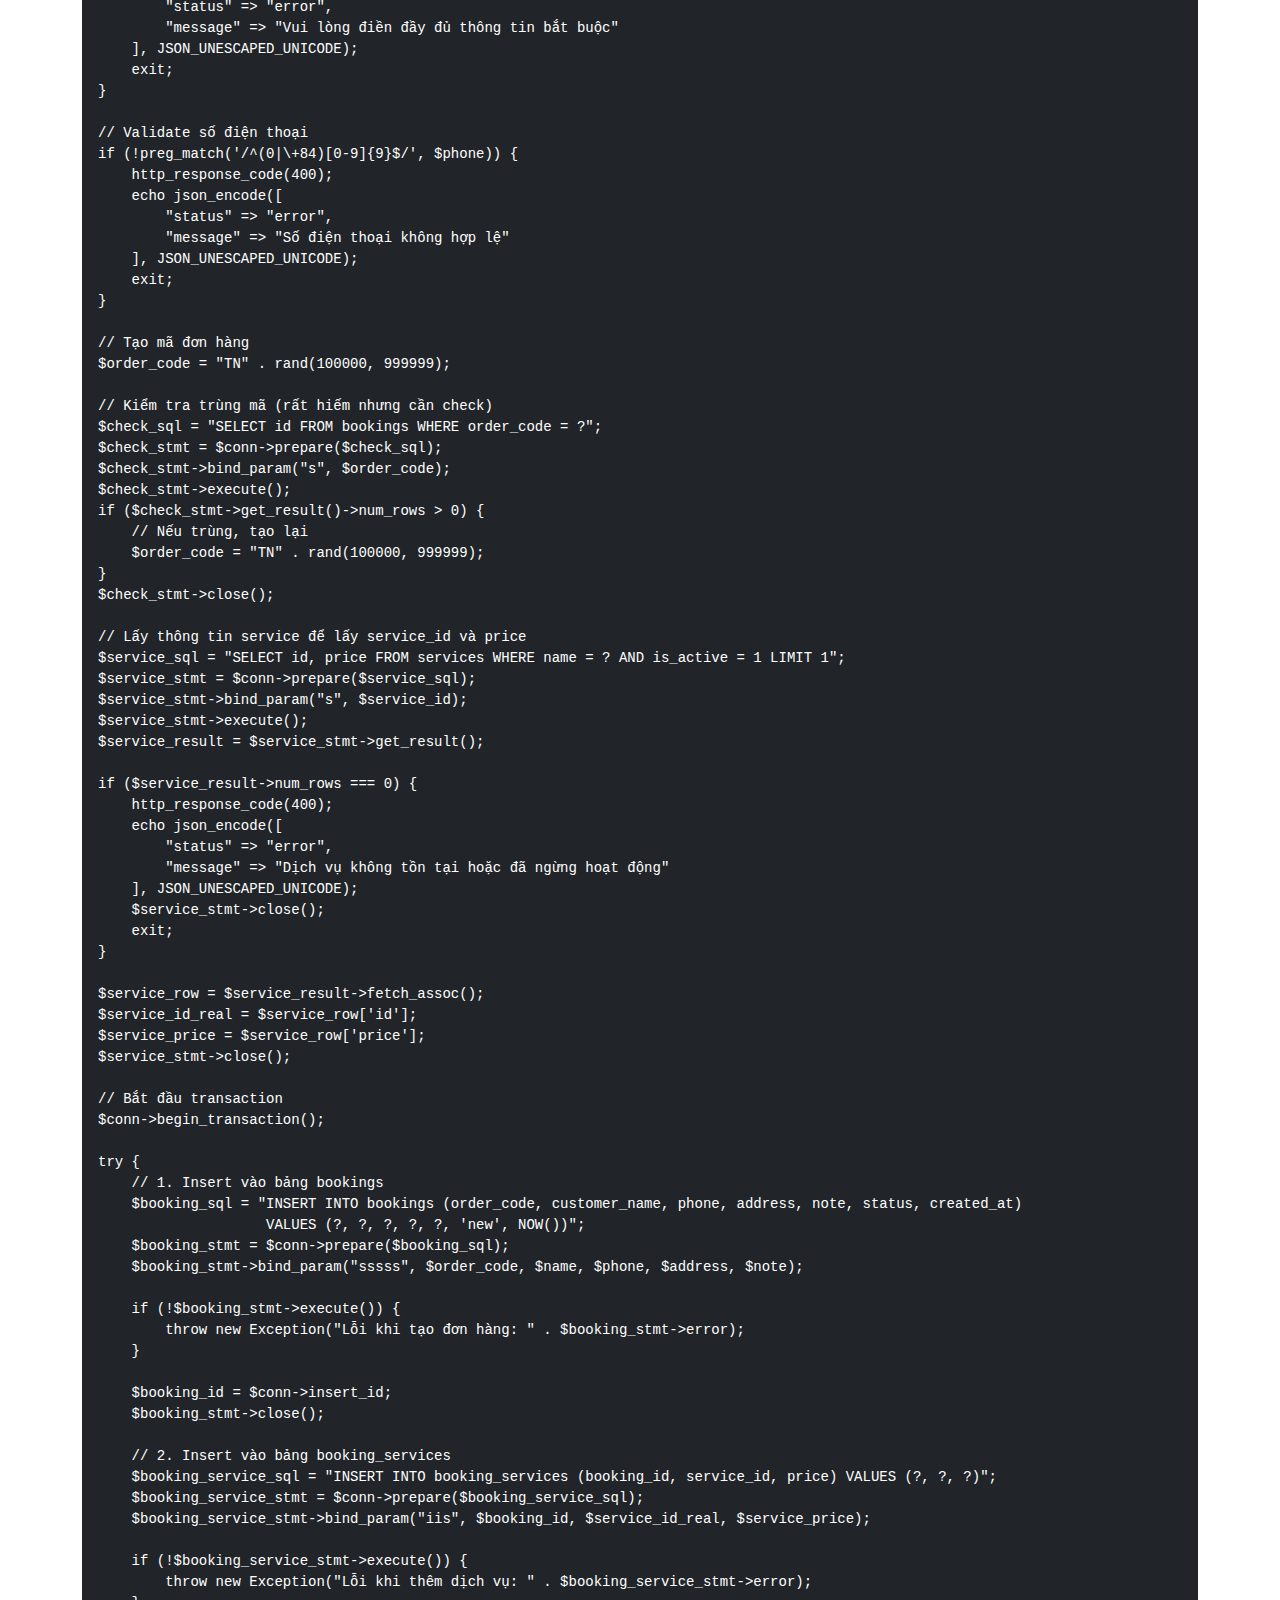
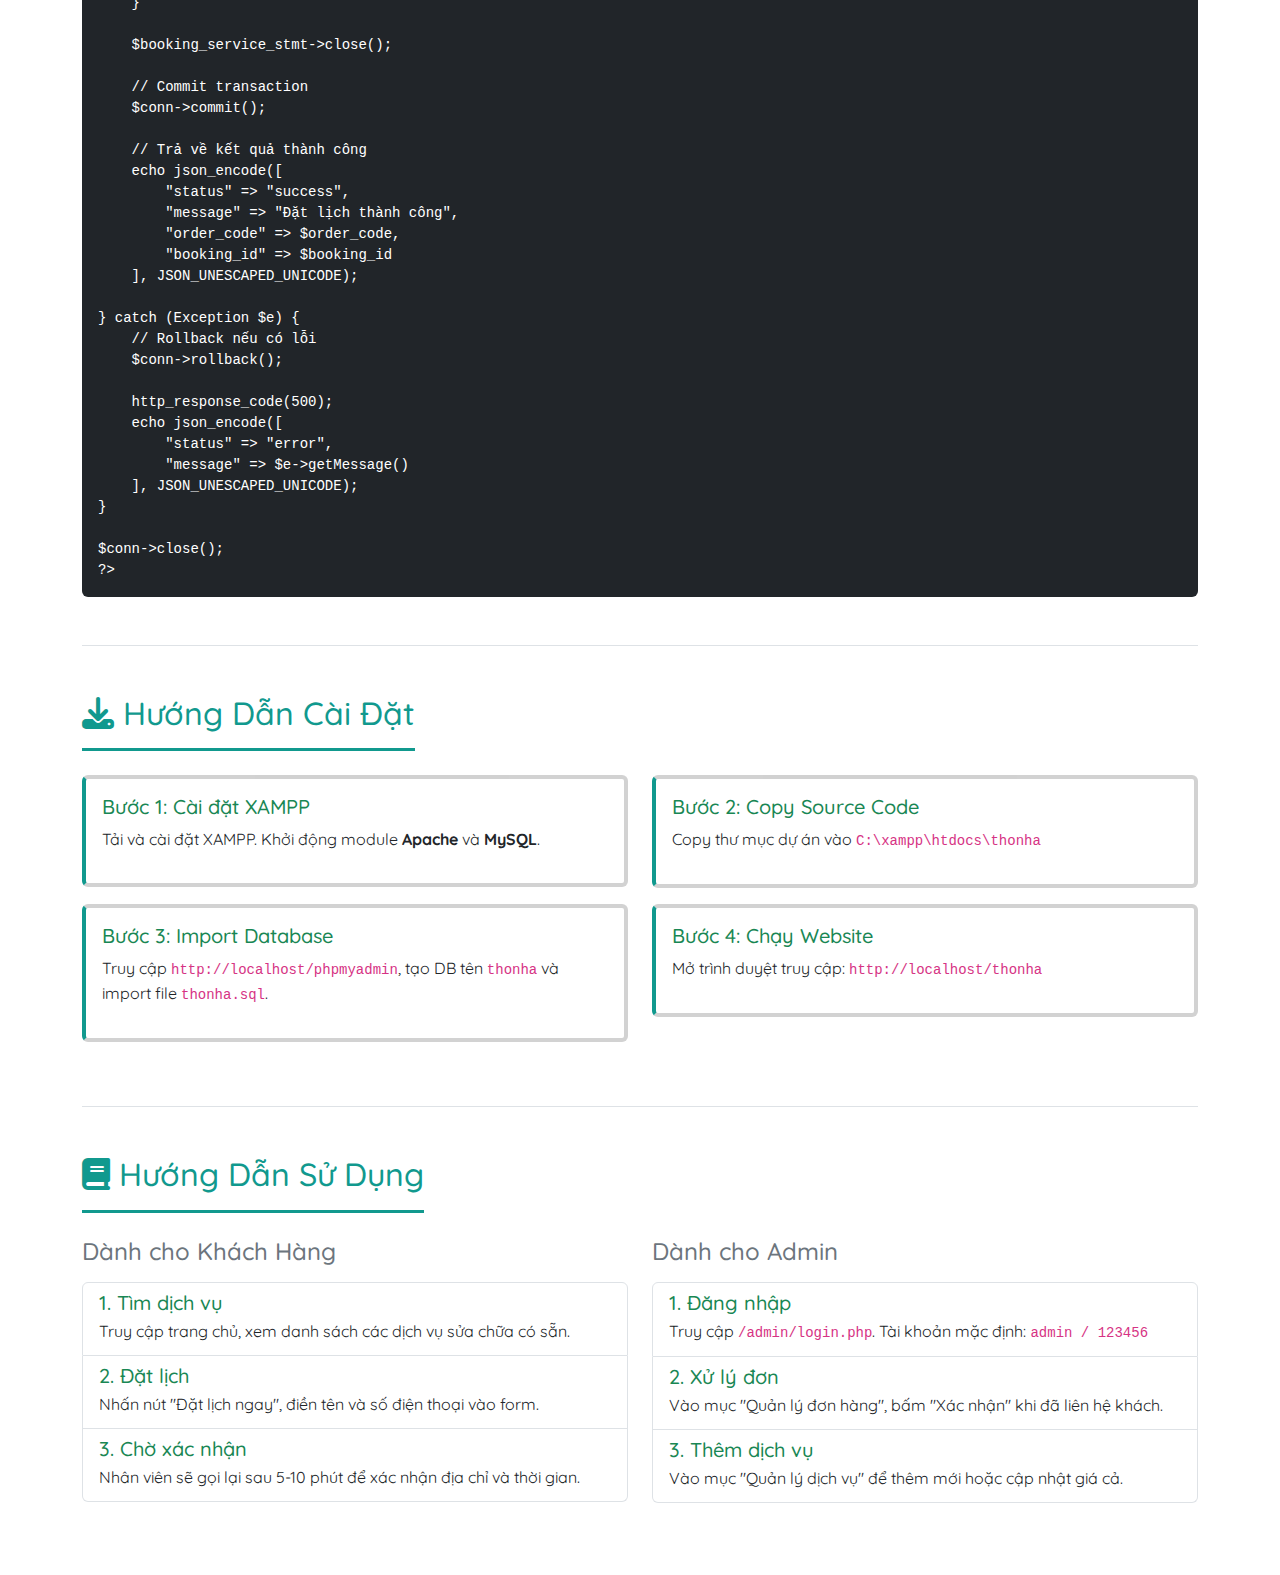
<file: docs/huongdan.html>
<!DOCTYPE html>
<html lang="vi">
<head>
    <meta charset="UTF-8">
    <meta name="viewport" content="width=device-width, initial-scale=1.0">
    <title>Tài Liệu Thợ Nhà - Hướng Dẫn Đầy Đủ</title>
    <link href="https://cdn.jsdelivr.net/npm/bootstrap@5.3.0/dist/css/bootstrap.min.css" rel="stylesheet">
    <link rel="stylesheet" href="https://cdnjs.cloudflare.com/ajax/libs/font-awesome/6.4.0/css/all.min.css">
    <link href="https://fonts.googleapis.com/css2?family=Pacifico&family=Quicksand:wght@500;700&display=swap" rel="stylesheet">
    <script src="https://cdn.jsdelivr.net/npm/bootstrap@5.3.2/dist/js/bootstrap.bundle.min.js"></script>

    <style>
        * {
            font-family: 'Quicksand', sans-serif;
        }
        /* Custom Scrollbar */
        ::-webkit-scrollbar {
            width: 10px;
        }
        ::-webkit-scrollbar-track {
            background: #f1f1f1;
        }
        ::-webkit-scrollbar-thumb {
            background: #11998e;
            border-radius: 5px;
        }
        ::-webkit-scrollbar-thumb:hover {
            background: #0e857a;
        }
        
        .code-block {
            background-color: #2d2d2d;
            color: #ccc;
            padding: 15px;
            border-radius: 8px;
            position: relative;
        }
        
        .code-block pre {
            margin: 0;
        }
        
        .nav-link:hover {
            background-color: #e0f2f1;
            border-radius: 5px;
        }

        /* --- STYLES CHO HÌNH ẢNH TỰ FIT --- */
        
        /* 1. Khung hình ảnh cơ bản (Standard Box) */
        .screenshot-box {
            width: 100%;
            overflow: hidden;
            border-radius: 10px;
            box-shadow: 0 4px 15px rgba(0,0,0,0.1);
            border: 1px solid #dee2e6;
            background-color: #f8f9fa; /* Màu nền khi chưa có ảnh */
            transition: transform 0.3s ease;
        }
        
        .screenshot-box:hover {
            transform: translateY(-5px);
            box-shadow: 0 8px 25px rgba(0,0,0,0.15);
        }

        /* Ảnh bên trong khung cơ bản sẽ full width */
        .screenshot-box img {
            width: 100%;
            height: auto;
            display: block;
        }

        /* 2. Khung hình ảnh cho Carousel (Fixed Height) */
        /* Giúp slider không bị nhảy kích thước khi chuyển ảnh */
        .carousel-screenshot-box {
            width: 100%;
            height: 450px; /* Chiều cao cố định */
            background-color: #343a40; /* Nền tối để làm nổi bật ảnh */
            border-radius: 10px;
            display: flex;
            align-items: center;
            justify-content: center;
            overflow: hidden;
        }

        /* Ảnh bên trong carousel sẽ tự co giãn để vừa khung (contain) */
        .carousel-screenshot-box img {
            max-width: 100%;
            max-height: 100%;
            object-fit: contain; /* Quan trọng: Giữ nguyên tỉ lệ ảnh */
            box-shadow: 0 0 20px rgba(0,0,0,0.5);
        }

        /* Hiệu ứng caption cho carousel */
        .carousel-caption {
            background: rgba(0, 0, 0, 0.7);
            border-radius: 10px;
            padding: 10px 20px;
            bottom: 20px;
        }

        /* Fallback text khi ảnh chưa được thêm */
        img[alt]:after {  
            display: block;
            position: absolute;
            top: 0;
            left: 0;
            width: 100%;
            height: 100%;
            background-color: #f0f0f0;
            font-family: 'Helvetica';
            font-weight: 300;
            line-height: 2;  
            text-align: center;
            content: "⚠️ Chưa có ảnh: " attr(alt);
            color: #888;
            padding: 50px;
            border: 2px dashed #ccc;
        }
    </style>
</head>
<body>
    <!-- Header -->
    <div class="bg-light py-5 border-bottom border-4" style="border-bottom-color: #11998e !important;">
        <div class="container text-center">
            <h1 class="display-4 fw-bold mb-3">Tài Liệu <span style="color: #11998e; font-family: 'Pacifico', cursive; font-size: 3rem;">Thợ Nhà</span></h1>
            <p class="lead">Hệ Thống Quản Lý Dịch Vụ Sửa Chữa Nhà Cửa</p>
            <p class="text-muted" style="font-size: 0.9rem;">Hướng dẫn đầy đủ cài đặt, cấu hình và sử dụng</p>
        </div>
    </div>
    
    <!-- Navigation -->
    <nav class="navbar navbar-expand-lg navbar-light bg-white sticky-top shadow-sm py-3">
        <div class="container">
            <button class="navbar-toggler mx-auto" type="button" data-bs-toggle="collapse" data-bs-target="#navbarNav">
                <span class="navbar-toggler-icon"></span>
            </button>
            <div class="collapse navbar-collapse justify-content-center" id="navbarNav">
                <div class="navbar-nav flex-wrap justify-content-center">
                    <a href="#overview" class="nav-link" style="color: #11998e; font-weight: 600; margin: 0 10px;"><i class="fas fa-home"></i> Tổng Quan</a>
                    <a href="#features" class="nav-link" style="color: #11998e; font-weight: 600; margin: 0 10px;"><i class="fas fa-star"></i> Tính Năng</a>
                    <a href="#services" class="nav-link" style="color: #11998e; font-weight: 600; margin: 0 10px;"><i class="fas fa-wrench"></i> Dịch Vụ</a>
                    <a href="#database" class="nav-link" style="color: #11998e; font-weight: 600; margin: 0 10px;"><i class="fas fa-database"></i> Database</a>
                    <a href="#logic" class="nav-link" style="color: #11998e; font-weight: 600; margin: 0 10px;"><i class="fas fa-code"></i> Logic PHP</a>
                    <a href="#installation" class="nav-link" style="color: #11998e; font-weight: 600; margin: 0 10px;"><i class="fas fa-download"></i> Cài Đặt</a>
                    <a href="#usage" class="nav-link" style="color: #11998e; font-weight: 600; margin: 0 10px;"><i class="fas fa-book"></i> Hướng Dẫn</a>
                </div>
            </div>
        </div>
    </nav>
    
    <div class="container">
        <!-- TỔNG QUAN -->
        <div id="overview" class="py-5 border-bottom">
            <h2 class="mb-4 pb-3 border-bottom border-3" style="color: #11998e; border-bottom-color: #11998e !important; display: inline-block;"><i class="fas fa-home"></i> Tổng Quan Hệ Thống</h2>
            
            <p><strong>Thợ Nhà</strong> là nền tảng kết nối dịch vụ sửa chữa, bảo trì và cải tạo nhà cửa chuyên nghiệp. Hệ thống cung cấp giải pháp toàn diện cho việc đặt lịch thợ sửa điện nước, máy lạnh, máy giặt, và cải tạo nhà cửa.</p>
            
            <div class="alert alert-info border-start border-4 py-3 my-4" style="background-color: #e0f2f1; border-color: #11998e !important; color: #00695c;" role="alert">
                <strong><i class="fas fa-info-circle"></i> Thông Tin Kỹ Thuật:</strong>
                <p class="mb-0">Hệ thống được xây dựng trên nền tảng PHP thuần, HTML5, CSS3, MySQL, Bootstrap 5. Sử dụng XAMPP làm môi trường server cục bộ.</p>
            </div>
            
            <h3 class="mt-4 mb-3" style="color: #004d40;">Yêu Cầu Hệ Thống</h3>

            <div class="card border-start border-4 my-3" style="border-left-color: #11998e !important;">
                <div class="card-body">
                    <h5 class="card-title" style="color: #11998e;">Môi Trường Server</h5>
                    <ul class="mb-0">
                        <li><strong>Web Server:</strong> Apache (khuyến nghị dùng XAMPP hoặc Laragon)</li>
                        <li><strong>Ngôn ngữ:</strong> PHP 7.4 trở lên</li>
                        <li><strong>Cơ sở dữ liệu:</strong> MySQL 5.7 hoặc MariaDB 10.x</li>
                    </ul>
                     <div class="row g-4 mt-2">
                        <div class="col-md-6">
                            <div class="screenshot-box">
                                <img src="img/xampp.png" alt="img/xampp.png (Ảnh XAMPP Control Panel)">
                            </div>
                            <p class="text-center text-muted small mt-2">Giao diện XAMPP</p>
                        </div>
                        <div class="col-md-6">
                            <div class="screenshot-box">
                                <img src="img/phpmyadmin.png" alt="img/phpmyadmin.png (Ảnh phpMyAdmin)">
                            </div>
                            <p class="text-center text-muted small mt-2">Quản lý Database</p>
                        </div>
                    </div>
                </div>
            </div>
        </div>
        
        <!-- TÍNH NĂNG -->
        <div id="features" class="py-5 border-bottom">
            <h2 class="mb-4 pb-3 border-bottom border-3" style="color: #11998e; border-bottom-color: #11998e !important; display: inline-block;"><i class="fas fa-star"></i> Các Tính Năng Chính</h2>
            
            <h3 class="mt-4 mb-3" style="color: #004d40;">1. Trang Khách Hàng (Frontend)</h3>
            <div class="card border-start border-4 my-3" style="border-left-color: #11998e !important;">
                <div class="card-body">
                    <h5 class="card-title" style="color: #11998e;"><i class="fas fa-laptop-house"></i> Giao diện người dùng</h5>
                    <p>Slide bên dưới hiển thị các trang chính của website:</p>

                    <!-- Carousel cho Frontend -->
                    <div id="frontendCarousel" class="carousel slide mt-3" data-bs-ride="carousel">
                        <div class="carousel-indicators">
                            <button type="button" data-bs-target="#frontendCarousel" data-bs-slide-to="0" class="active"></button>
                            <button type="button" data-bs-target="#frontendCarousel" data-bs-slide-to="1"></button>
                            <button type="button" data-bs-target="#frontendCarousel" data-bs-slide-to="2"></button>
                        </div>
                        <div class="carousel-inner">
                            <div class="carousel-item active">
                                <div class="carousel-screenshot-box">
                                    <img src="img/trangchu.png" alt="img/trangchu.png (Ảnh toàn bộ trang chủ)">
                                </div>
                                <div class="carousel-caption d-none d-md-block">
                                    <h5>Trang Chủ</h5>
                                    <p>Giao diện chính khi khách hàng truy cập</p>
                                </div>
                            </div>
                            <div class="carousel-item">
                                <div class="carousel-screenshot-box">
                                    <img src="img/dichvu.png" alt="img/dichvu.png (Ảnh phần danh sách dịch vụ)">
                                </div>
                                <div class="carousel-caption d-none d-md-block">
                                    <h5>Danh Sách Dịch Vụ</h5>
                                    <p>Hiển thị các gói sửa chữa kèm giá</p>
                                </div>
                            </div>
                            <div class="carousel-item">
                                <div class="carousel-screenshot-box">
                                    <img src="img/lienhe.png" alt="img/lienhe.png (Ảnh trang liên hệ/footer)">
                                </div>
                                <div class="carousel-caption d-none d-md-block">
                                    <h5>Liên Hệ</h5>
                                    <p>Thông tin địa chỉ và form hỗ trợ</p>
                                </div>
                            </div>
                        </div>
                        <button class="carousel-control-prev" type="button" data-bs-target="#frontendCarousel" data-bs-slide="prev">
                            <span class="carousel-control-prev-icon bg-white rounded-circle p-2 text-dark"></span>
                        </button>
                        <button class="carousel-control-next" type="button" data-bs-target="#frontendCarousel" data-bs-slide="next">
                            <span class="carousel-control-next-icon bg-white rounded-circle p-2 text-dark"></span>
                        </button>
                    </div>
                </div>
            </div>
            
            <h3 class="mt-4 mb-3" style="color: #004d40;">2. Quy Trình Đặt Lịch</h3>
            <div class="card border-start border-4 my-3" style="border-left-color: #11998e !important;">
                <div class="card-body">
                    <h5 class="card-title" style="color: #11998e;"><i class="fas fa-sync-alt"></i> Các bước thực hiện</h5>
                    
                    <div class="row text-center mt-4 mb-4">
                        <div class="col-md-3">
                            <div class="card h-100 border-0 bg-light shadow-sm">
                                <div class="card-body">
                                    <div class="rounded-circle bg-success text-white d-inline-flex align-items-center justify-content-center mb-3 fw-bold" style="width: 40px; height: 40px;">1</div>
                                    <h6>Chọn Dịch Vụ</h6>
                                </div>
                            </div>
                        </div>
                        <div class="col-md-3">
                            <div class="card h-100 border-0 bg-light shadow-sm">
                                <div class="card-body">
                                    <div class="rounded-circle bg-success text-white d-inline-flex align-items-center justify-content-center mb-3 fw-bold" style="width: 40px; height: 40px;">2</div>
                                    <h6>Đặt Lịch</h6>
                                </div>
                            </div>
                        </div>
                        <div class="col-md-3">
                            <div class="card h-100 border-0 bg-light shadow-sm">
                                <div class="card-body">
                                    <div class="rounded-circle bg-success text-white d-inline-flex align-items-center justify-content-center mb-3 fw-bold" style="width: 40px; height: 40px;">3</div>
                                    <h6>Hệ Thống Xử Lý</h6>
                                </div>
                            </div>
                        </div>
                        <div class="col-md-3">
                            <div class="card h-100 border-0 bg-light shadow-sm">
                                <div class="card-body">
                                    <div class="rounded-circle bg-success text-white d-inline-flex align-items-center justify-content-center mb-3 fw-bold" style="width: 40px; height: 40px;">4</div>
                                    <h6>Xác Nhận</h6>
                                </div>
                            </div>
                        </div>
                    </div>

                    <div class="row justify-content-center">
                        <div class="col-md-8">
                            <div class="screenshot-box">
                                <img src="img/popup_datlich.png" alt="img/popup_datlich.png (Ảnh form điền thông tin)">
                            </div>
                            <p class="text-center text-muted small mt-2">Form đặt lịch nhanh (Popup)</p>
                        </div>
                    </div>
                </div>
            </div>
            
            <h3 class="mt-4 mb-3" style="color: #004d40;">3. Trang Quản Trị (Admin)</h3>
            <div class="card border-start border-4 my-3" style="border-left-color: #11998e !important;">
                <div class="card-body">
                    <h5 class="card-title" style="color: #11998e;"><i class="fas fa-user-shield"></i> Dashboard Quản Lý</h5>
                    <p>Khu vực dành riêng cho quản trị viên:</p>
                    
                    <!-- Carousel cho Admin -->
                    <div id="adminCarousel" class="carousel slide mt-3" data-bs-ride="carousel">
                        <div class="carousel-indicators">
                            <button type="button" data-bs-target="#adminCarousel" data-bs-slide-to="0" class="active"></button>
                            <button type="button" data-bs-target="#adminCarousel" data-bs-slide-to="1"></button>
                            <button type="button" data-bs-target="#adminCarousel" data-bs-slide-to="2"></button>
                        </div>
                        <div class="carousel-inner">
                            <div class="carousel-item active">
                                <div class="carousel-screenshot-box">
                                    <img src="img/admin_login.png" alt="img/admin_login.png (Ảnh trang đăng nhập admin)">
                                </div>
                                <div class="carousel-caption d-none d-md-block">
                                    <h5>Đăng Nhập Admin</h5>
                                    <p>Bảo mật 2 lớp với mật khẩu mã hóa</p>
                                </div>
                            </div>
                            <div class="carousel-item">
                                <div class="carousel-screenshot-box">
                                    <img src="img/admin_dashboard.png" alt="img/admin_dashboard.png (Ảnh trang dashboard thống kê)">
                                </div>
                                <div class="carousel-caption d-none d-md-block">
                                    <h5>Dashboard Thống Kê</h5>
                                    <p>Tổng quan doanh thu và đơn hàng</p>
                                </div>
                            </div>
                            <div class="carousel-item">
                                <div class="carousel-screenshot-box">
                                    <img src="img/admin_orders.png" alt="img/admin_orders.png (Ảnh trang quản lý đơn hàng)">
                                </div>
                                <div class="carousel-caption d-none d-md-block">
                                    <h5>Quản Lý Đơn Hàng</h5>
                                    <p>Xem, sửa, xóa và cập nhật trạng thái đơn</p>
                                </div>
                            </div>
                        </div>
                        <button class="carousel-control-prev" type="button" data-bs-target="#adminCarousel" data-bs-slide="prev">
                            <span class="carousel-control-prev-icon bg-white rounded-circle p-2 text-dark"></span>
                        </button>
                        <button class="carousel-control-next" type="button" data-bs-target="#adminCarousel" data-bs-slide="next">
                            <span class="carousel-control-next-icon bg-white rounded-circle p-2 text-dark"></span>
                        </button>
                    </div>
                </div>
            </div>
        </div>
        
        <!-- DỊCH VỤ -->
        <div id="services" class="py-5 border-bottom">
            <h2 class="mb-4 pb-3 border-bottom border-3" style="color: #11998e; border-bottom-color: #11998e !important; display: inline-block;"><i class="fas fa-wrench"></i> Danh Sách Dịch Vụ</h2>
            
            <p>Thợ Nhà cung cấp các gói dịch vụ sửa chữa với bảng giá tham khảo:</p>
            
            <div class="row g-4">
                <div class="col-md-6">
                    <div class="card border-0 shadow-sm h-100">
                        <div class="card-body">
                            <div style="color: #11998e; font-size: 1.3rem; font-weight: 700; margin-bottom: 10px;"><i class="fas fa-wind"></i> Sửa Máy Lạnh</div>
                            <p>Vệ sinh, bơm ga, sửa chữa máy lạnh không lạnh, chảy nước.</p>
                            <div style="color: #004d40; font-weight: 700; font-size: 1.1rem; margin: 15px 0;">Giá: 150.000 - 500.000 VNĐ</div>
                        </div>
                    </div>
                </div>
                
                <div class="col-md-6">
                    <div class="card border-0 shadow-sm h-100">
                        <div class="card-body">
                            <div style="color: #11998e; font-size: 1.3rem; font-weight: 700; margin-bottom: 10px;"><i class="fas fa-bolt"></i> Sửa Điện Nước</div>
                            <p>Xử lý chập điện, rò rỉ nước, thay vòi nước, lắp đặt thiết bị điện.</p>
                            <div style="color: #004d40; font-weight: 700; font-size: 1.1rem; margin: 15px 0;">Giá: Khảo sát báo giá</div>
                        </div>
                    </div>
                </div>
                
                <div class="col-md-6">
                    <div class="card border-0 shadow-sm h-100">
                        <div class="card-body">
                            <div style="color: #11998e; font-size: 1.3rem; font-weight: 700; margin-bottom: 10px;"><i class="fas fa-tint"></i> Sửa Máy Giặt</div>
                            <p>Sửa máy giặt không vắt, không cấp nước, báo lỗi bo mạch.</p>
                            <div style="color: #004d40; font-weight: 700; font-size: 1.1rem; margin: 15px 0;">Giá: 200.000 - 600.000 VNĐ</div>
                        </div>
                    </div>
                </div>

                <div class="col-md-6">
                    <div class="card border-0 shadow-sm h-100">
                        <div class="card-body">
                            <div style="color: #11998e; font-size: 1.3rem; font-weight: 700; margin-bottom: 10px;"><i class="fas fa-hammer"></i> Cải Tạo Nhà</div>
                            <p>Sơn nước, lát gạch, chống thấm, sửa chữa trần thạch cao.</p>
                            <div style="color: #004d40; font-weight: 700; font-size: 1.1rem; margin: 15px 0;">Giá: Theo m2 / Hạng mục</div>
                        </div>
                    </div>
                </div>
            </div>
        </div>
        
        <!-- DATABASE -->
        <div id="database" class="py-5 border-bottom">
            <h2 class="mb-4 pb-3 border-bottom border-3" style="color: #11998e; border-bottom-color: #11998e !important; display: inline-block;"><i class="fas fa-database"></i> Cấu Trúc Database</h2>
            
            <p>Database: <code>thonha_db</code></p>
            
            <!-- 1. Bảng Admins -->
            <div class="card border-0 mb-4 shadow-sm">
                <div class="card-header bg-white border-start border-4" style="border-left-color: #11998e !important;">
                    <h5 class="mb-0 text-dark"><i class="fas fa-user-shield text-primary"></i> 1. Bảng `admins` (Quản trị viên)</h5>
                </div>
                <div class="card-body p-0">
                    <div class="table-responsive">
                        <table class="table table-striped mb-0">
                            <thead class="table-success">
                                <tr>
                                    <th>Cột</th>
                                    <th>Kiểu dữ liệu</th>
                                    <th>Mô tả</th>
                                </tr>
                            </thead>
                            <tbody>
                                <tr>
                                    <td><code>id</code></td>
                                    <td>int(11)</td>
                                    <td>Khóa chính, tự tăng</td>
                                </tr>
                                <tr>
                                    <td><code>username</code></td>
                                    <td>varchar(50)</td>
                                    <td>Tên đăng nhập (duy nhất)</td>
                                </tr>
                                <tr>
                                    <td><code>password</code></td>
                                    <td>varchar(255)</td>
                                    <td>Mật khẩu đã mã hóa (bcrypt)</td>
                                </tr>
                            </tbody>
                        </table>
                    </div>
                </div>
            </div>

            <!-- 2. Bảng Service Categories -->
            <div class="card border-0 mb-4 shadow-sm">
                <div class="card-header bg-white border-start border-4" style="border-left-color: #11998e !important;">
                    <h5 class="mb-0 text-dark"><i class="fas fa-list text-primary"></i> 2. Bảng `service_categories` (Danh mục dịch vụ)</h5>
                </div>
                <div class="card-body p-0">
                    <div class="table-responsive">
                        <table class="table table-striped mb-0">
                            <thead class="table-success">
                                <tr>
                                    <th>Cột</th>
                                    <th>Kiểu dữ liệu</th>
                                    <th>Mô tả</th>
                                </tr>
                            </thead>
                            <tbody>
                                <tr>
                                    <td><code>id</code></td>
                                    <td>int(11)</td>
                                    <td>Khóa chính, tự tăng</td>
                                </tr>
                                <tr>
                                    <td><code>name</code></td>
                                    <td>varchar(100)</td>
                                    <td>Tên danh mục (VD: Sửa máy lạnh)</td>
                                </tr>
                                <tr>
                                    <td><code>description</code></td>
                                    <td>text</td>
                                    <td>Mô tả danh mục</td>
                                </tr>
                                <tr>
                                    <td><code>is_active</code></td>
                                    <td>tinyint(1)</td>
                                    <td>Trạng thái (1: Hiện, 0: Ẩn)</td>
                                </tr>
                            </tbody>
                        </table>
                    </div>
                </div>
            </div>

            <!-- 3. Bảng Services -->
            <div class="card border-0 mb-4 shadow-sm">
                <div class="card-header bg-white border-start border-4" style="border-left-color: #11998e !important;">
                    <h5 class="mb-0 text-dark"><i class="fas fa-wrench text-primary"></i> 3. Bảng `services` (Chi tiết dịch vụ)</h5>
                </div>
                <div class="card-body p-0">
                    <div class="table-responsive">
                        <table class="table table-striped mb-0">
                            <thead class="table-success">
                                <tr>
                                    <th>Cột</th>
                                    <th>Kiểu dữ liệu</th>
                                    <th>Mô tả</th>
                                </tr>
                            </thead>
                            <tbody>
                                <tr>
                                    <td><code>id</code></td>
                                    <td>int(11)</td>
                                    <td>Khóa chính</td>
                                </tr>
                                <tr>
                                    <td><code>category_id</code></td>
                                    <td>int(11)</td>
                                    <td>Khóa ngoại liên kết với bảng `service_categories`</td>
                                </tr>
                                <tr>
                                    <td><code>name</code></td>
                                    <td>varchar(150)</td>
                                    <td>Tên dịch vụ cụ thể (VD: Vệ sinh máy lạnh)</td>
                                </tr>
                                <tr>
                                    <td><code>price</code></td>
                                    <td>varchar(50)</td>
                                    <td>Giá dịch vụ</td>
                                </tr>
                                <tr>
                                    <td><code>description</code></td>
                                    <td>text</td>
                                    <td>Mô tả chi tiết</td>
                                </tr>
                                <tr>
                                    <td><code>is_active</code></td>
                                    <td>tinyint(1)</td>
                                    <td>Trạng thái</td>
                                </tr>
                            </tbody>
                        </table>
                    </div>
                </div>
            </div>

            <!-- 4. Bảng Bookings -->
            <div class="card border-0 mb-4 shadow-sm">
                <div class="card-header bg-white border-start border-4" style="border-left-color: #11998e !important;">
                    <h5 class="mb-0 text-dark"><i class="fas fa-file-invoice text-primary"></i> 4. Bảng `bookings` (Đơn đặt hàng)</h5>
                </div>
                <div class="card-body p-0">
                    <div class="table-responsive">
                        <table class="table table-striped mb-0">
                            <thead class="table-success">
                                <tr>
                                    <th>Cột</th>
                                    <th>Kiểu dữ liệu</th>
                                    <th>Mô tả</th>
                                </tr>
                            </thead>
                            <tbody>
                                <tr>
                                    <td><code>id</code></td>
                                    <td>int(11)</td>
                                    <td>Khóa chính</td>
                                </tr>
                                <tr>
                                    <td><code>order_code</code></td>
                                    <td>varchar(30)</td>
                                    <td>Mã đơn hàng (VD: TN123456)</td>
                                </tr>
                                <tr>
                                    <td><code>customer_name</code></td>
                                    <td>varchar(100)</td>
                                    <td>Tên khách hàng</td>
                                </tr>
                                <tr>
                                    <td><code>phone</code></td>
                                    <td>varchar(20)</td>
                                    <td>Số điện thoại</td>
                                </tr>
                                <tr>
                                    <td><code>address</code></td>
                                    <td>text</td>
                                    <td>Địa chỉ thi công</td>
                                </tr>
                                <tr>
                                    <td><code>note</code></td>
                                    <td>text</td>
                                    <td>Ghi chú thêm</td>
                                </tr>
                                <tr>
                                    <td><code>status</code></td>
                                    <td>enum</td>
                                    <td>'new' (Mới), 'confirmed' (Đã xác nhận), 'doing' (Đang làm), 'done' (Hoàn thành), 'cancel' (Hủy)</td>
                                </tr>
                                <tr>
                                    <td><code>created_at</code></td>
                                    <td>timestamp</td>
                                    <td>Thời gian tạo đơn</td>
                                </tr>
                            </tbody>
                        </table>
                    </div>
                </div>
            </div>

            <!-- 5. Bảng Booking Services -->
            <div class="card border-0 mb-4 shadow-sm">
                <div class="card-header bg-white border-start border-4" style="border-left-color: #11998e !important;">
                    <h5 class="mb-0 text-dark"><i class="fas fa-link text-primary"></i> 5. Bảng `booking_services` (Chi tiết dịch vụ trong đơn)</h5>
                </div>
                <div class="card-body p-0">
                    <div class="table-responsive">
                        <table class="table table-striped mb-0">
                            <thead class="table-success">
                                <tr>
                                    <th>Cột</th>
                                    <th>Kiểu dữ liệu</th>
                                    <th>Mô tả</th>
                                </tr>
                            </thead>
                            <tbody>
                                <tr>
                                    <td><code>id</code></td>
                                    <td>int(11)</td>
                                    <td>Khóa chính</td>
                                </tr>
                                <tr>
                                    <td><code>booking_id</code></td>
                                    <td>int(11)</td>
                                    <td>Liên kết với bảng `bookings`</td>
                                </tr>
                                <tr>
                                    <td><code>service_id</code></td>
                                    <td>int(11)</td>
                                    <td>Liên kết với bảng `services`</td>
                                </tr>
                                <tr>
                                    <td><code>price</code></td>
                                    <td>varchar(50)</td>
                                    <td>Giá dịch vụ tại thời điểm đặt</td>
                                </tr>
                            </tbody>
                        </table>
                    </div>
                </div>
            </div>

            <!-- 6. Bảng Cancel Requests -->
            <div class="card border-0 mb-4 shadow-sm">
                <div class="card-header bg-white border-start border-4" style="border-left-color: #11998e !important;">
                    <h5 class="mb-0 text-dark"><i class="fas fa-ban text-danger"></i> 6. Bảng `cancel_requests` (Yêu cầu hủy đơn)</h5>
                </div>
                <div class="card-body p-0">
                    <div class="table-responsive">
                        <table class="table table-striped mb-0">
                            <thead class="table-success">
                                <tr>
                                    <th>Cột</th>
                                    <th>Kiểu dữ liệu</th>
                                    <th>Mô tả</th>
                                </tr>
                            </thead>
                            <tbody>
                                <tr>
                                    <td><code>id</code></td>
                                    <td>int(11)</td>
                                    <td>Khóa chính</td>
                                </tr>
                                <tr>
                                    <td><code>booking_id</code></td>
                                    <td>int(11)</td>
                                    <td>Liên kết với bảng `bookings`</td>
                                </tr>
                                <tr>
                                    <td><code>cancel_reason</code></td>
                                    <td>text</td>
                                    <td>Lý do hủy đơn</td>
                                </tr>
                                <tr>
                                    <td><code>cancel_status</code></td>
                                    <td>enum</td>
                                    <td>'pending' (Chờ duyệt), 'approved' (Đã duyệt), 'rejected' (Từ chối)</td>
                                </tr>
                                <tr>
                                    <td><code>cancel_requested_at</code></td>
                                    <td>timestamp</td>
                                    <td>Thời gian gửi yêu cầu</td>
                                </tr>
                            </tbody>
                        </table>
                    </div>
                </div>
            </div>
        </div>

        <!-- LOGIC PHP -->
        <div id="logic" class="py-5 border-bottom">
            <h2 class="mb-4 pb-3 border-bottom border-3" style="color: #11998e; border-bottom-color: #11998e !important; display: inline-block;"><i class="fas fa-code"></i> Logic PHP Backend</h2>
            
            <h3 class="mt-4 mb-3" style="color: #004d40;">Kết Nối Database (db.php)</h3>
            <div class="card bg-dark text-white border-0">
                <div class="card-body p-0">
                    <pre class="m-0 p-3"><code class="language-php">&lt;?php
// File: api/db.php
$conn = new mysqli("localhost", "root", "", "thonha_db");

if ($conn->connect_error) {
    die("Kết nối thất bại: " . $conn->connect_error);
}

// Quan trọng: Set charset UTF-8
$conn->set_charset("utf8mb4");
?&gt;</code></pre>
                </div>
            </div>

            <h3 class="mt-4 mb-3" style="color: #004d40;">API Đặt Lịch (book.php)</h3>
            <div class="card bg-dark text-white border-0">
                <div class="card-body p-0">
                    <pre class="m-0 p-3"><code class="language-php">&lt;?php
// File: api/book.php
header('Content-Type: application/json; charset=utf-8');
header('Access-Control-Allow-Origin: *');
header('Access-Control-Allow-Methods: POST');
header('Access-Control-Allow-Headers: Content-Type');

// Include file kết nối database
require_once 'db.php';

// Nếu db.php không có biến $conn, tạo kết nối mới
if (!isset($conn)) {
    $conn = new mysqli("localhost", "root", "", "thonha");
    
    if ($conn->connect_error) {
        http_response_code(500);
        echo json_encode([
            "status" => "error",
            "message" => "Lỗi kết nối database: " . $conn->connect_error
        ], JSON_UNESCAPED_UNICODE);
        exit;
    }
}

// Set charset UTF-8
$conn->set_charset("utf8mb4");

// Chỉ chấp nhận POST request
if ($_SERVER['REQUEST_METHOD'] !== 'POST') {
    http_response_code(405);
    echo json_encode([
        "status" => "error",
        "message" => "Chỉ chấp nhận POST request"
    ], JSON_UNESCAPED_UNICODE);
    exit;
}

// Lấy dữ liệu JSON từ request body
$json = file_get_contents('php://input');
$data = json_decode($json, true);

// Validate dữ liệu
if (!$data) {
    http_response_code(400);
    echo json_encode([
        "status" => "error",
        "message" => "Dữ liệu không hợp lệ"
    ], JSON_UNESCAPED_UNICODE);
    exit;
}

$name = trim($data['name'] ?? '');
$phone = trim($data['phone'] ?? '');
$service_id = trim($data['service_id'] ?? '');
$address = trim($data['address'] ?? '');
$note = trim($data['note'] ?? '');

// Validate các trường bắt buộc
if (empty($name) || empty($phone) || empty($service_id) || empty($address)) {
    http_response_code(400);
    echo json_encode([
        "status" => "error",
        "message" => "Vui lòng điền đầy đủ thông tin bắt buộc"
    ], JSON_UNESCAPED_UNICODE);
    exit;
}

// Validate số điện thoại
if (!preg_match('/^(0|\+84)[0-9]{9}$/', $phone)) {
    http_response_code(400);
    echo json_encode([
        "status" => "error",
        "message" => "Số điện thoại không hợp lệ"
    ], JSON_UNESCAPED_UNICODE);
    exit;
}

// Tạo mã đơn hàng
$order_code = "TN" . rand(100000, 999999);

// Kiểm tra trùng mã (rất hiếm nhưng cần check)
$check_sql = "SELECT id FROM bookings WHERE order_code = ?";
$check_stmt = $conn->prepare($check_sql);
$check_stmt->bind_param("s", $order_code);
$check_stmt->execute();
if ($check_stmt->get_result()->num_rows > 0) {
    // Nếu trùng, tạo lại
    $order_code = "TN" . rand(100000, 999999);
}
$check_stmt->close();

// Lấy thông tin service để lấy service_id và price
$service_sql = "SELECT id, price FROM services WHERE name = ? AND is_active = 1 LIMIT 1";
$service_stmt = $conn->prepare($service_sql);
$service_stmt->bind_param("s", $service_id);
$service_stmt->execute();
$service_result = $service_stmt->get_result();

if ($service_result->num_rows === 0) {
    http_response_code(400);
    echo json_encode([
        "status" => "error",
        "message" => "Dịch vụ không tồn tại hoặc đã ngừng hoạt động"
    ], JSON_UNESCAPED_UNICODE);
    $service_stmt->close();
    exit;
}

$service_row = $service_result->fetch_assoc();
$service_id_real = $service_row['id'];
$service_price = $service_row['price'];
$service_stmt->close();

// Bắt đầu transaction
$conn->begin_transaction();

try {
    // 1. Insert vào bảng bookings
    $booking_sql = "INSERT INTO bookings (order_code, customer_name, phone, address, note, status, created_at) 
                    VALUES (?, ?, ?, ?, ?, 'new', NOW())";
    $booking_stmt = $conn->prepare($booking_sql);
    $booking_stmt->bind_param("sssss", $order_code, $name, $phone, $address, $note);
    
    if (!$booking_stmt->execute()) {
        throw new Exception("Lỗi khi tạo đơn hàng: " . $booking_stmt->error);
    }
    
    $booking_id = $conn->insert_id;
    $booking_stmt->close();
    
    // 2. Insert vào bảng booking_services
    $booking_service_sql = "INSERT INTO booking_services (booking_id, service_id, price) VALUES (?, ?, ?)";
    $booking_service_stmt = $conn->prepare($booking_service_sql);
    $booking_service_stmt->bind_param("iis", $booking_id, $service_id_real, $service_price);
    
    if (!$booking_service_stmt->execute()) {
        throw new Exception("Lỗi khi thêm dịch vụ: " . $booking_service_stmt->error);
    }
    
    $booking_service_stmt->close();
    
    // Commit transaction
    $conn->commit();
    
    // Trả về kết quả thành công
    echo json_encode([
        "status" => "success",
        "message" => "Đặt lịch thành công",
        "order_code" => $order_code,
        "booking_id" => $booking_id
    ], JSON_UNESCAPED_UNICODE);
    
} catch (Exception $e) {
    // Rollback nếu có lỗi
    $conn->rollback();
    
    http_response_code(500);
    echo json_encode([
        "status" => "error",
        "message" => $e->getMessage()
    ], JSON_UNESCAPED_UNICODE);
}

$conn->close();
?&gt;</code></pre>
                </div>
            </div>
        </div>
        
        <!-- CÁCH CÀI ĐẶT -->
        <div id="installation" class="py-5 border-bottom">
            <h2 class="mb-4 pb-3 border-bottom border-3" style="color: #11998e; border-bottom-color: #11998e !important; display: inline-block;"><i class="fas fa-download"></i> Hướng Dẫn Cài Đặt</h2>
            
            <div class="row">
                <div class="col-md-6">
                    <div class="card border-start border-4 mb-3" style="border-left-color: #11998e !important;">
                        <div class="card-body">
                            <h5 class="card-title text-success">Bước 1: Cài đặt XAMPP</h5>
                            <p>Tải và cài đặt XAMPP. Khởi động module <strong>Apache</strong> và <strong>MySQL</strong>.</p>
                        </div>
                    </div>
                </div>
                <div class="col-md-6">
                    <div class="card border-start border-4 mb-3" style="border-left-color: #11998e !important;">
                        <div class="card-body">
                            <h5 class="card-title text-success">Bước 2: Copy Source Code</h5>
                            <p>Copy thư mục dự án vào <code>C:\xampp\htdocs\thonha</code></p>
                        </div>
                    </div>
                </div>
                <div class="col-md-6">
                    <div class="card border-start border-4 mb-3" style="border-left-color: #11998e !important;">
                        <div class="card-body">
                            <h5 class="card-title text-success">Bước 3: Import Database</h5>
                            <p>Truy cập <code>http://localhost/phpmyadmin</code>, tạo DB tên <code>thonha</code> và import file <code>thonha.sql</code>.</p>
                        </div>
                    </div>
                </div>
                <div class="col-md-6">
                    <div class="card border-start border-4 mb-3" style="border-left-color: #11998e !important;">
                        <div class="card-body">
                            <h5 class="card-title text-success">Bước 4: Chạy Website</h5>
                            <p>Mở trình duyệt truy cập: <code>http://localhost/thonha</code></p>
                        </div>
                    </div>
                </div>
            </div>
        </div>
        
        <!-- HƯỚNG DẪN SỬ DỤNG -->
        <div id="usage" class="py-5">
            <h2 class="mb-4 pb-3 border-bottom border-3" style="color: #11998e; border-bottom-color: #11998e !important; display: inline-block;"><i class="fas fa-book"></i> Hướng Dẫn Sử Dụng</h2>
            
            <div class="row">
                <div class="col-lg-6 mb-4">
                    <h4 class="mb-3 text-secondary">Dành cho Khách Hàng</h4>
                    <div class="list-group">
                        <div class="list-group-item">
                            <div class="d-flex w-100 justify-content-between">
                                <h5 class="mb-1 text-success">1. Tìm dịch vụ</h5>
                            </div>
                            <p class="mb-1">Truy cập trang chủ, xem danh sách các dịch vụ sửa chữa có sẵn.</p>
                        </div>
                        <div class="list-group-item">
                            <div class="d-flex w-100 justify-content-between">
                                <h5 class="mb-1 text-success">2. Đặt lịch</h5>
                            </div>
                            <p class="mb-1">Nhấn nút "Đặt lịch ngay", điền tên và số điện thoại vào form.</p>
                        </div>
                        <div class="list-group-item">
                            <div class="d-flex w-100 justify-content-between">
                                <h5 class="mb-1 text-success">3. Chờ xác nhận</h5>
                            </div>
                            <p class="mb-1">Nhân viên sẽ gọi lại sau 5-10 phút để xác nhận địa chỉ và thời gian.</p>
                        </div>
                    </div>
                </div>
                
                <div class="col-lg-6 mb-4">
                    <h4 class="mb-3 text-secondary">Dành cho Admin</h4>
                    <div class="list-group">
                        <div class="list-group-item">
                            <div class="d-flex w-100 justify-content-between">
                                <h5 class="mb-1 text-success">1. Đăng nhập</h5>
                            </div>
                            <p class="mb-1">Truy cập <code>/admin/login.php</code>. Tài khoản mặc định: <code>admin / 123456</code></p>
                        </div>
                        <div class="list-group-item">
                            <div class="d-flex w-100 justify-content-between">
                                <h5 class="mb-1 text-success">2. Xử lý đơn</h5>
                            </div>
                            <p class="mb-1">Vào mục "Quản lý đơn hàng", bấm "Xác nhận" khi đã liên hệ khách.</p>
                        </div>
                        <div class="list-group-item">
                            <div class="d-flex w-100 justify-content-between">
                                <h5 class="mb-1 text-success">3. Thêm dịch vụ</h5>
                            </div>
                            <p class="mb-1">Vào mục "Quản lý dịch vụ" để thêm mới hoặc cập nhật giá cả.</p>
                        </div>
                    </div>
                </div>
            </div>
        </div>
    </div>
    
    <!-- Back to Top Button -->
    <button onclick="scrollToTop()" id="backToTop" class="btn btn-primary rounded-circle shadow" style="display: none; position: fixed; bottom: 20px; right: 20px; width: 50px; height: 50px; background-color: #11998e; border: none; z-index: 999;">
        <i class="fas fa-arrow-up"></i>
    </button>
    
    <script>
        // Back to Top Button Logic
        const backToTopBtn = document.getElementById('backToTop');
        
        window.addEventListener('scroll', () => {
            if (window.pageYOffset > 300) {
                backToTopBtn.style.display = 'block';
            } else {
                backToTopBtn.style.display = 'none';
            }
        });
        
        function scrollToTop() {
            window.scrollTo({ top: 0, behavior: 'smooth' });
        }
        
        // Active Navigation Link
        window.addEventListener('scroll', () => {
            const sections = document.querySelectorAll('[id]');
            const scrollY = window.pageYOffset;
            
            sections.forEach(current => {
                const sectionHeight = current.offsetHeight;
                const sectionTop = current.offsetTop - 100;
                const sectionId = current.getAttribute('id');
                const navLink = document.querySelector(`.nav-link[href*="${sectionId}"]`);
                
                if (navLink) {
                    if (scrollY > sectionTop && scrollY <= sectionTop + sectionHeight) {
                        navLink.style.color = '#004d40';
                        navLink.style.fontWeight = 'bold';
                        navLink.style.backgroundColor = '#e0f2f1';
                        navLink.style.borderRadius = '5px';
                    } else {
                        navLink.style.color = '#11998e';
                        navLink.style.fontWeight = '600';
                        navLink.style.backgroundColor = 'transparent';
                    }
                }
            });
        });
    </script>
</body>
</html>
</file>
